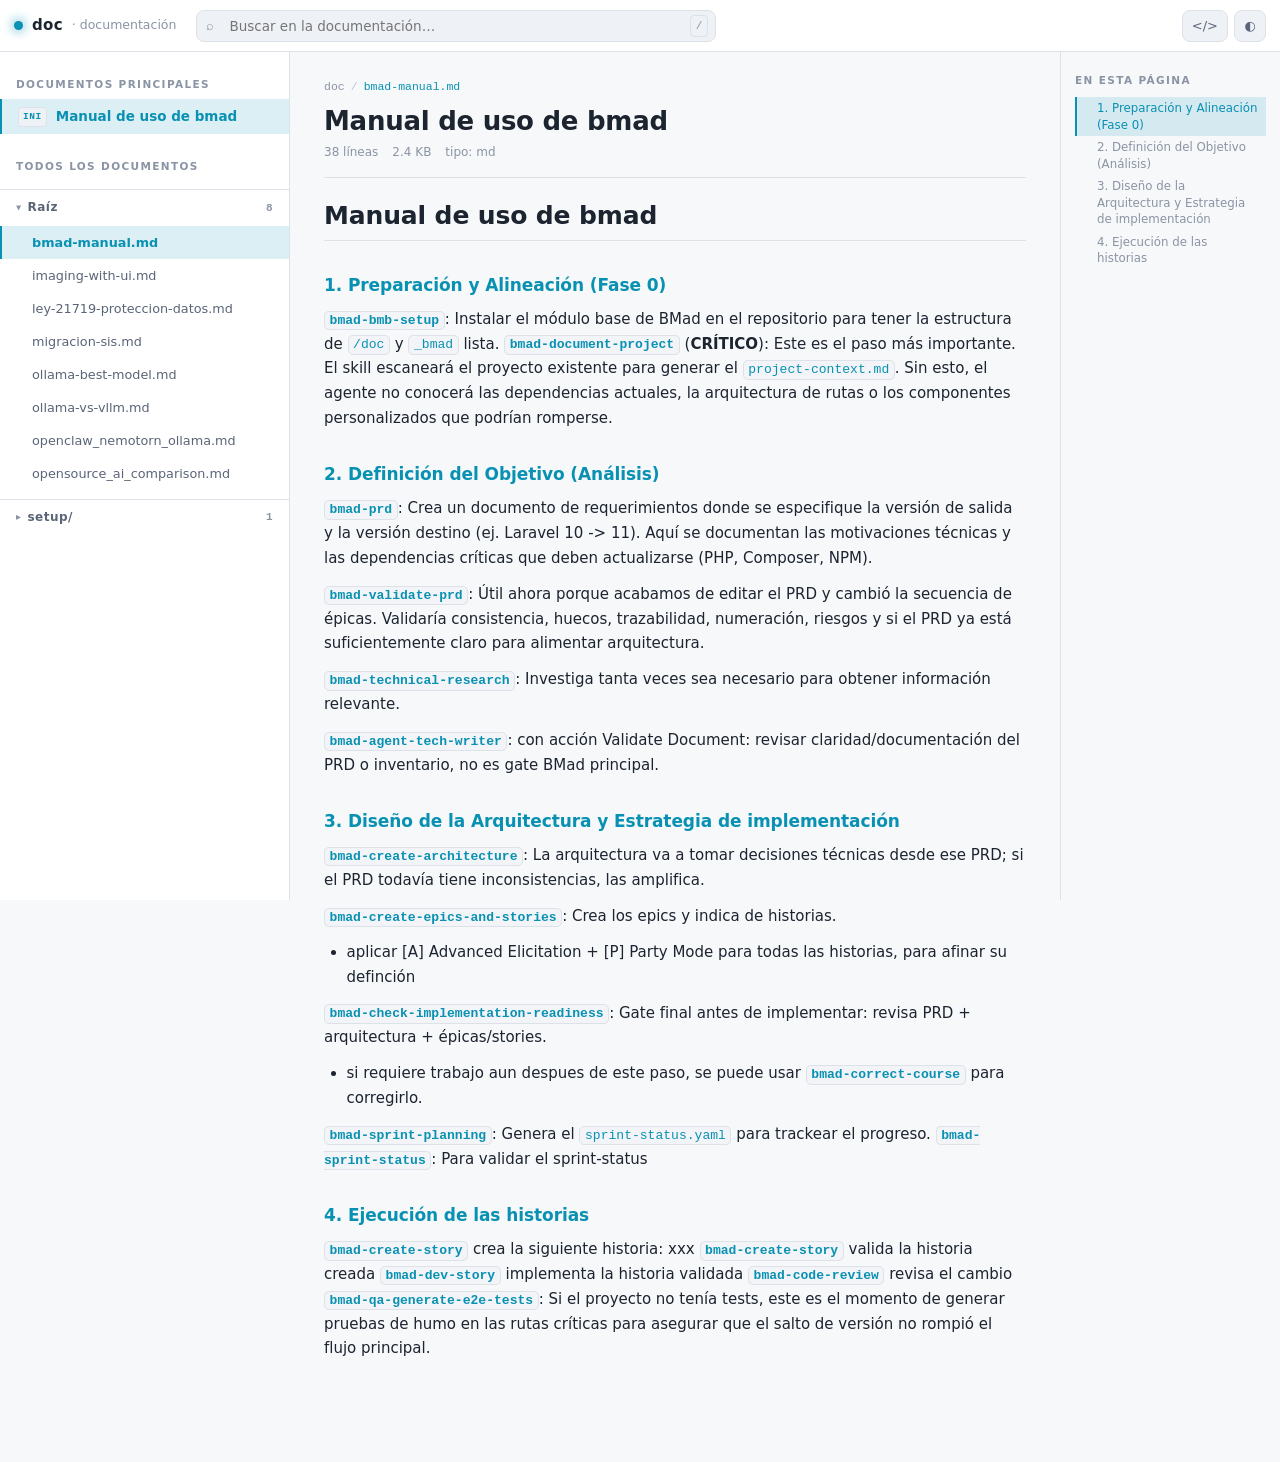
<file: doc/index.html>
<!DOCTYPE html>
<html lang="es">
<head>
<meta charset="utf-8">
<meta name="viewport" content="width=device-width, initial-scale=1">
<title>Documentación</title>
<style>
:root{
  --bg:#12151a; --bg-alt:#171b22; --bg-soft:#1d222b; --border:#2a313d;
  --fg:#dde3ec; --fg-dim:#95a1b3; --fg-mute:#6b788c;
  --accent:#22d3ee; --accent-soft:rgba(34,211,238,.14); --accent-2:#7dd3fc;
  --warn:#fbbf24; --ok:#34d399; --danger:#f87171;
  --code-bg:#0f1319; --mark:#fde68a; --mark-fg:#1b1b1b;
  /* graficos: par validado (OKLab, CVD protan/deutan) sobre superficie --bg-alt */
  --c-done:#16a34a; --c-review:#0891b2;
  /* etapas pendientes: rampa neutra ordinal, del menos al mas avanzado */
  --c-p1:#4b5563; --c-p2:#6b788c; --c-p3:#95a1b3;
  --sidebar-w:290px; --toc-w:220px;
  --mono:ui-monospace,SFMono-Regular,"SF Mono",Menlo,Consolas,"Liberation Mono",monospace;
  --sans:ui-sans-serif,system-ui,-apple-system,"Segoe UI",Roboto,"Helvetica Neue",Arial,sans-serif;
}
html[data-theme="light"]{
  --bg:#f7f8fa; --bg-alt:#ffffff; --bg-soft:#eef1f5; --border:#dde1e8;
  --fg:#1c2430; --fg-dim:#5a6577; --fg-mute:#8a94a4;
  --accent:#0891b2; --accent-soft:rgba(8,145,178,.12); --accent-2:#0e7490;
  --code-bg:#f2f4f7; --mark:#fde68a; --mark-fg:#1b1b1b;
  /* mismo par validado contra superficie clara; neutros re-escalonados hacia oscuro */
  --c-done:#16a34a; --c-review:#0891b2;
  --c-p1:#b3bcc9; --c-p2:#8a94a4; --c-p3:#5a6577;
}
*{box-sizing:border-box}
html,body{height:100%}
body{margin:0;background:var(--bg);color:var(--fg);font-family:var(--sans);font-size:15px;line-height:1.65;-webkit-font-smoothing:antialiased}
a{color:var(--accent);text-decoration:none}
a:hover{text-decoration:underline}

/* ---------- layout ---------- */
header.top{
  position:fixed;top:0;left:0;right:0;height:52px;z-index:40;display:flex;align-items:center;gap:12px;
  padding:0 14px;background:var(--bg-alt);border-bottom:1px solid var(--border)
}
.brand{display:flex;align-items:center;gap:9px;font-weight:650;letter-spacing:.02em;white-space:nowrap}
.brand .dot{width:9px;height:9px;border-radius:50%;background:var(--accent);box-shadow:0 0 12px var(--accent)}
.brand img{width:24px;height:24px;object-fit:contain;border-radius:4px}
.brand small{color:var(--fg-mute);font-weight:500;letter-spacing:0}
.search-wrap{flex:1;max-width:520px;position:relative;margin-left:8px}
#search{
  width:100%;padding:7px 30px 7px 32px;border-radius:8px;border:1px solid var(--border);
  background:var(--bg-soft);color:var(--fg);font-family:var(--sans);font-size:13.5px;outline:none
}
#search:focus{border-color:var(--accent);box-shadow:0 0 0 3px var(--accent-soft)}
.search-wrap .ico{position:absolute;left:10px;top:50%;transform:translateY(-50%);color:var(--fg-mute);font-size:13px;pointer-events:none}
.search-wrap kbd{position:absolute;right:8px;top:50%;transform:translateY(-50%);color:var(--fg-mute);font-size:11px;border:1px solid var(--border);border-radius:4px;padding:1px 5px;font-family:var(--mono)}
.top-actions{display:flex;align-items:center;gap:6px;margin-left:auto}
button.icon{
  background:var(--bg-soft);border:1px solid var(--border);color:var(--fg-dim);border-radius:8px;
  height:32px;min-width:32px;padding:0 9px;cursor:pointer;font-size:13px;font-family:var(--sans)
}
button.icon:hover{color:var(--fg);border-color:var(--accent);background:var(--accent-soft)}
#menu-btn{display:none}

aside.sidebar{
  position:fixed;top:52px;bottom:0;left:0;width:var(--sidebar-w);overflow-y:auto;
  background:var(--bg-alt);border-right:1px solid var(--border);padding:14px 0 40px
}
.side-title{padding:10px 16px 6px;font-size:10.5px;letter-spacing:.13em;text-transform:uppercase;color:var(--fg-mute);font-weight:700}
.nav-item{
  display:block;padding:6px 16px 6px 16px;color:var(--fg-dim);font-size:13.5px;
  border-left:2px solid transparent;cursor:pointer;word-break:break-word
}
.nav-item:hover{background:var(--bg-soft);color:var(--fg);text-decoration:none}
.nav-item.active{background:var(--accent-soft);color:var(--accent);border-left-color:var(--accent);font-weight:600}
.nav-item .sub{display:block;font-size:11.5px;color:var(--fg-mute);line-height:1.35}
.nav-item.active .sub{color:var(--fg-dim)}
.pin{display:flex;gap:9px;align-items:flex-start}
.pin .tag{
  flex:none;margin-top:2px;font-family:var(--mono);font-size:9.5px;letter-spacing:.06em;color:var(--accent);
  border:1px solid var(--border);border-radius:4px;padding:1px 4px;background:var(--bg-soft)
}
details.group{border-top:1px solid var(--border);margin-top:8px}
details.group>summary{
  padding:8px 16px;cursor:pointer;color:var(--fg-dim);font-size:12px;font-weight:650;
  letter-spacing:.04em;list-style:none;display:flex;align-items:center;gap:6px;user-select:none
}
details.group>summary::-webkit-details-marker{display:none}
details.group>summary:before{content:"▸";color:var(--fg-mute);font-size:10px;transition:transform .15s}
details.group[open]>summary:before{transform:rotate(90deg)}
details.group>summary:hover{color:var(--fg);background:var(--bg-soft)}
details.group>summary .count{margin-left:auto;color:var(--fg-mute);font-size:11px;font-family:var(--mono)}
.group .nav-item{padding-left:30px;font-size:12.8px}

main{
  margin:52px 0 0 var(--sidebar-w);padding:26px 34px 90px;
  max-width:none;min-height:calc(100vh - 52px)
}
.with-toc main{margin-right:var(--toc-w)}
aside.toc{
  position:fixed;top:52px;right:0;bottom:0;width:var(--toc-w);overflow-y:auto;
  padding:20px 14px 60px;border-left:1px solid var(--border);background:var(--bg)
}
aside.toc .side-title{padding:0 0 8px}
.toc a{display:block;color:var(--fg-mute);font-size:12.3px;padding:3px 8px;border-left:2px solid transparent;line-height:1.4}
.toc a:hover{color:var(--fg);text-decoration:none}
.toc a.active{color:var(--accent);border-left-color:var(--accent);background:var(--accent-soft)}
.toc a.lvl3{padding-left:20px;font-size:11.8px}
.toc a.lvl4{padding-left:32px;font-size:11.4px;color:var(--fg-mute)}

/* ---------- doc header ---------- */
.doc-head{border-bottom:1px solid var(--border);padding-bottom:14px;margin-bottom:22px}
.crumbs{font-family:var(--mono);font-size:11.5px;color:var(--fg-mute);display:flex;flex-wrap:wrap;gap:6px;align-items:center}
.crumbs .file{color:var(--accent-2)}
.doc-head h1.doc-title{margin:8px 0 0;font-size:26px;line-height:1.25;letter-spacing:-.01em}
.doc-meta{margin-top:6px;font-size:12px;color:var(--fg-mute);display:flex;gap:14px;flex-wrap:wrap}

/* ---------- markdown ---------- */
.md{max-width:900px}
.md h1,.md h2,.md h3,.md h4,.md h5,.md h6{line-height:1.3;margin:1.9em 0 .6em;font-weight:660;letter-spacing:-.005em;scroll-margin-top:70px;position:relative}
.md h1{font-size:25px;border-bottom:1px solid var(--border);padding-bottom:.3em}
.md h2{font-size:20.5px;border-bottom:1px solid var(--border);padding-bottom:.28em;color:var(--fg)}
.md h3{font-size:17px;color:var(--accent-2)}
.md h4{font-size:15px;color:var(--fg-dim);text-transform:none}
.md h5,.md h6{font-size:13.5px;color:var(--fg-dim)}
.md h1:first-child,.md h2:first-child{margin-top:0}
.md .anchor{position:absolute;left:-18px;color:var(--fg-mute);opacity:0;font-weight:400;text-decoration:none}
.md h1:hover .anchor,.md h2:hover .anchor,.md h3:hover .anchor,.md h4:hover .anchor{opacity:.6}
.md p{margin:.75em 0}
.md ul,.md ol{margin:.6em 0;padding-left:1.5em}
.md li{margin:.28em 0}
.md li>ul,.md li>ol{margin:.25em 0}
.md blockquote{
  margin:1em 0;padding:.5em 1em;border-left:3px solid var(--accent);
  background:var(--bg-soft);border-radius:0 6px 6px 0;color:var(--fg-dim)
}
.md blockquote p{margin:.35em 0}
.md hr{border:0;border-top:1px solid var(--border);margin:2em 0}
.md code{
  font-family:var(--mono);font-size:.87em;background:var(--code-bg);border:1px solid var(--border);
  border-radius:5px;padding:.1em .35em;color:var(--accent-2);word-break:break-word
}
.md pre.code{
  position:relative;background:var(--code-bg);border:1px solid var(--border);border-radius:9px;
  padding:13px 15px;overflow-x:auto;margin:1em 0;font-size:12.8px;line-height:1.55
}
.md pre.code code{background:none;border:0;padding:0;color:var(--fg);font-size:inherit;white-space:pre}
.md pre.code[data-lang]:before{
  content:attr(data-lang);position:absolute;top:0;right:0;font-family:var(--mono);font-size:10px;
  letter-spacing:.08em;text-transform:uppercase;color:var(--fg-mute);background:var(--bg-soft);
  border-left:1px solid var(--border);border-bottom:1px solid var(--border);border-radius:0 8px 0 8px;padding:2px 7px
}
.copy-btn{
  position:absolute;top:6px;right:8px;opacity:0;transition:opacity .12s;background:var(--bg-soft);
  border:1px solid var(--border);color:var(--fg-dim);border-radius:6px;font-size:10.5px;padding:2px 7px;cursor:pointer;z-index:2
}
pre.code:hover .copy-btn{opacity:1}
.copy-btn:hover{color:var(--accent);border-color:var(--accent)}
.md table{border-collapse:collapse;margin:1.1em 0;font-size:13.2px;display:block;overflow-x:auto;max-width:100%}
.md th,.md td{border:1px solid var(--border);padding:7px 11px;text-align:left;vertical-align:top}
.md th{background:var(--bg-soft);font-weight:650;color:var(--fg);white-space:nowrap}
.md tbody tr:nth-child(even){background:rgba(127,127,127,.045)}
.md img{max-width:100%;border-radius:8px;border:1px solid var(--border)}
.md del{color:var(--fg-mute)}
.md .task{margin-right:.4em}
.md a[data-missing="1"]{color:var(--warn);border-bottom:1px dotted var(--warn)}
.md mark{background:var(--mark);color:var(--mark-fg);border-radius:3px;padding:0 2px}

/* frontmatter + yaml */
details.frontmatter{border:1px solid var(--border);border-radius:9px;background:var(--bg-alt);margin:0 0 20px}
details.frontmatter>summary{
  cursor:pointer;padding:8px 13px;font-size:12px;color:var(--fg-mute);font-family:var(--mono);
  letter-spacing:.04em;user-select:none
}
details.frontmatter>summary:hover{color:var(--accent)}
details.frontmatter pre.code{margin:0;border:0;border-top:1px solid var(--border);border-radius:0 0 8px 8px}
.y-key{color:var(--accent-2)}
.y-com{color:var(--fg-mute);font-style:italic}
.y-val{color:var(--fg)}
.y-num{color:var(--ok)}
.csv-info{font-size:12px;color:var(--fg-mute);font-family:var(--mono);margin-bottom:8px}

/* ---------- graficos (bloques ```chart) ---------- */
.chart{
  background:var(--bg-alt);border:1px solid var(--border);border-radius:10px;
  padding:15px 17px 13px;margin:1.2em 0;max-width:820px
}
.chart-title{
  font-size:10.5px;letter-spacing:.13em;text-transform:uppercase;color:var(--fg-mute);
  font-weight:700;margin-bottom:12px
}
.chart-hero{display:flex;align-items:baseline;flex-wrap:wrap;gap:4px 12px;margin:0 0 16px}
.chart-hero b{font-size:48px;line-height:1;font-weight:660;letter-spacing:-.025em;color:var(--fg)}
.chart-hero span{font-size:12.5px;color:var(--fg-dim)}
.chart-legend{display:flex;flex-wrap:wrap;gap:6px 16px;margin:0 0 12px;font-size:11.5px;color:var(--fg-dim)}
.chart-legend i{display:inline-block;width:9px;height:9px;border-radius:2px;margin-right:6px;vertical-align:middle}
.chart-legend i.fill-track{background:var(--bg-soft);border:1px solid var(--border)}
.crow{display:flex;align-items:center;gap:11px;margin:7px 0}
.crow .clabel{
  flex:0 0 clamp(84px,25%,186px);color:var(--fg-dim);font-size:12.3px;text-align:right;
  white-space:nowrap;overflow:hidden;text-overflow:ellipsis
}
.crow .ctrack{
  flex:1;min-width:70px;height:14px;border-radius:4px;background:var(--bg-soft);
  display:flex;overflow:hidden
}
.crow .cbar{flex:1;min-width:70px;height:14px;display:flex}
.crow .cseg{height:100%}
.crow .cseg+.cseg{border-left:2px solid var(--bg-alt)}
.crow .cfill{height:100%;border-radius:0 4px 4px 0}
.crow .cval{flex:0 0 96px;font-family:var(--mono);font-size:11.5px;color:var(--fg-dim);white-space:nowrap}
.crow.total .clabel{color:var(--fg);font-weight:650}
.crow.total .ctrack{height:18px}
.chart-note{margin:12px 0 0;font-size:11.5px;color:var(--fg-mute)}
.fill-done{background:var(--c-done)}
.fill-review{background:var(--c-review)}
.fill-p3{background:var(--c-p3)}
.fill-p2{background:var(--c-p2)}
.fill-p1{background:var(--c-p1)}
@media (max-width:640px){
  .crow{gap:8px}
  .crow .clabel{flex-basis:88px;font-size:11.5px}
  .crow .cval{flex-basis:76px;font-size:10.8px}
  .chart-hero b{font-size:38px}
}

/* ---------- search results ---------- */
.result{display:block;padding:9px 16px;border-bottom:1px solid var(--border);cursor:pointer}
.result:hover{background:var(--bg-soft);text-decoration:none}
.result .rtitle{font-size:13px;color:var(--fg);font-weight:600}
.result .rpath{font-family:var(--mono);font-size:10.5px;color:var(--fg-mute)}
.result .rsnip{font-size:11.8px;color:var(--fg-dim);margin-top:3px;line-height:1.45;max-height:3.4em;overflow:hidden}
.result mark{background:var(--accent-soft);color:var(--accent);border-radius:2px}
.empty{padding:18px 16px;color:var(--fg-mute);font-size:13px}

/* ---------- misc ---------- */
#toast{
  position:fixed;bottom:20px;left:50%;transform:translateX(-50%) translateY(20px);opacity:0;
  background:var(--bg-alt);border:1px solid var(--accent);color:var(--fg);padding:9px 16px;border-radius:9px;
  font-size:13px;z-index:80;transition:opacity .18s,transform .18s;pointer-events:none;box-shadow:0 8px 26px rgba(0,0,0,.35);max-width:80vw
}
#toast.show{opacity:1;transform:translateX(-50%) translateY(0)}
.missing{border:1px dashed var(--warn);border-radius:10px;padding:20px;color:var(--fg-dim)}
.missing code{color:var(--warn)}
.backdrop{display:none;position:fixed;inset:52px 0 0 0;background:rgba(0,0,0,.5);z-index:29}
@media (max-width:1180px){ .with-toc main{margin-right:0} aside.toc{display:none} }
@media (max-width:860px){
  #menu-btn{display:inline-block}
  aside.sidebar{transform:translateX(-100%);transition:transform .2s;z-index:30;width:82vw;max-width:330px}
  body.nav-open aside.sidebar{transform:none}
  body.nav-open .backdrop{display:block}
  main{margin-left:0;padding:20px 16px 80px}
  .search-wrap kbd{display:none}
}
@media print{
  header.top,aside.sidebar,aside.toc,.copy-btn{display:none}
  main{margin:0;padding:0}
  body{background:#fff;color:#000}
}
</style>
</head>
<body>

<header class="top">
  <button class="icon" id="menu-btn" title="Menú">☰</button>
  <div class="brand"><span class="dot" id="brand-mark"></span><span id="brand-name">Documentación</span><small id="brand-tagline">· docs</small></div>
  <div class="search-wrap">
    <span class="ico">⌕</span>
    <input id="search" type="text" placeholder="Buscar en la documentación…" autocomplete="off" spellcheck="false">
    <kbd>/</kbd>
  </div>
  <div class="top-actions">
    <button class="icon" id="raw-btn" title="Ver Markdown original">&lt;/&gt;</button>
    <button class="icon" id="theme-btn" title="Cambiar tema">◐</button>
  </div>
</header>

<div class="backdrop" id="backdrop"></div>
<aside class="sidebar" id="sidebar"></aside>
<main id="main"></main>
<aside class="toc" id="toc"></aside>
<div id="toast"></div>

<script type="application/json" id="payload">{"files":{"bmad-manual.md":{"t":"Manual de uso de bmad","c":"# Manual de uso de bmad\n\n### 1. Preparación y Alineación (Fase 0)\n\n**`bmad-bmb-setup`**: Instalar el módulo base de BMad en el repositorio para tener la estructura de `/doc` y `_bmad` lista.\n**`bmad-document-project`** (**CRÍTICO**): Este es el paso más importante. El skill escaneará el proyecto existente para generar el `project-context.md`. Sin esto, el agente no conocerá las dependencias actuales, la arquitectura de rutas o los componentes personalizados que podrían romperse.\n\n### 2. Definición del Objetivo (Análisis)\n**`bmad-prd`**: Crea un documento de requerimientos donde se especifique la versión de salida y la versión destino (ej. Laravel 10 -> 11). Aquí se documentan las motivaciones técnicas y las dependencias críticas que deben actualizarse (PHP, Composer, NPM).\n\n**`bmad-validate-prd`**: Útil ahora porque acabamos de editar el PRD y cambió la secuencia de épicas. Validaría consistencia, huecos, trazabilidad, numeración, riesgos y si el PRD ya está suficientemente claro para alimentar arquitectura.\n\n**`bmad-technical-research`**: Investiga tanta veces sea necesario para obtener información relevante.\n\n**`bmad-agent-tech-writer`**: con acción Validate Document: revisar claridad/documentación del PRD o inventario, no es gate BMad principal.\n\n### 3. Diseño de la Arquitectura y Estrategia de implementación\n**`bmad-create-architecture`**: La arquitectura va a tomar decisiones técnicas desde ese PRD; si el PRD todavía tiene inconsistencias, las amplifica.\n\n**`bmad-create-epics-and-stories`**: Crea los epics y indica de historias.\n- aplicar [A] Advanced Elicitation + [P] Party Mode para todas las historias, para afinar su definción\n\n**`bmad-check-implementation-readiness`**: Gate final antes de implementar: revisa PRD + arquitectura + épicas/stories.\n- si requiere trabajo aun despues de este paso, se puede usar **`bmad-correct-course`** para corregirlo.\n\n**`bmad-sprint-planning`**: Genera el `sprint-status.yaml` para trackear el progreso.\n**`bmad-sprint-status`**: Para validar el sprint-status\n\n\n### 4. Ejecución de las historias\n**`bmad-create-story`** crea la siguiente historia: xxx\n**`bmad-create-story`** valida la historia creada\n**`bmad-dev-story`** implementa la historia validada\n**`bmad-code-review`** revisa el cambio\n**`bmad-qa-generate-e2e-tests`**: Si el proyecto no tenía tests, este es el momento de generar pruebas de humo en las rutas críticas para asegurar que el salto de versión no rompió el flujo principal.\n\n\n"},"imaging-with-ui.md":{"t":"Generación de imágenes local: Ollama, dalle.text2im y ComfyUI","c":"# Generación de imágenes local: Ollama, `dalle.text2im` y ComfyUI\n\n## Contexto del problema\nAl intentar generar una imagen usando Ollama, apareció una respuesta JSON como esta:\n\n```json\n{\n  \"action\": \"dalle.text2im\",\n  \"action_input\": \"{ \\\"prompt\\\": \\\"...\\\" }\"\n}\n```\n\nEsto **no es la imagen** ni un error clásico de renderizado. Es una **llamada de herramienta** (tool call) que el modelo intentó ejecutar.\n\n## ¿Por qué pasa?\n- El modelo devolvió una intención de usar la herramienta `dalle.text2im`.\n- `dalle.text2im` corresponde a un flujo de OpenAI/DALL·E, no a una capacidad nativa de Ollama.\n- Si tu entorno no tiene esa herramienta integrada, el resultado se queda en texto JSON.\n\n## Cómo corregirlo\n1. Usar un flujo que sí ejecute herramientas y conectar un generador real (por ejemplo, ComfyUI/Stable Diffusion).\n2. O usar Ollama solo para texto/prompts y generar la imagen en otra app local.\n3. Si usas un frontend (OpenWebUI u otro), desactivar tool-calling para ese modelo cuando no hay tools configuradas.\n\n## Mejor opción gratuita para generar imágenes localmente\nDepende de licencia y hardware:\n\n1. **FLUX.1-dev + ComfyUI**\n- Excelente calidad para uso local.\n- Enfoque recomendado para uso personal/no comercial (revisar licencia específica del modelo).\n\n2. **Stable Diffusion 3.5 Large / 3.5 Large Turbo**\n- Muy buen equilibrio calidad/velocidad.\n- Opción fuerte cuando necesitas un marco de uso más flexible para proyectos.\n\n3. **SDXL 1.0**\n- Muy estable y común.\n- Buena alternativa cuando la GPU/VRAM es más limitada.\n\n## ¿Qué es ComfyUI?\n**ComfyUI** es una interfaz visual por nodos para pipelines de imagen local.\n\nPermite:\n- Conectar nodos de prompt, modelo, sampler, VAE, upscale, etc.\n- Ejecutar flujos reproducibles para text2img, img2img, inpainting y más.\n- Obtener mayor control que interfaces de “un solo botón”.\n\nResumen práctico: Ollama te sirve muy bien para texto/orquestación; ComfyUI te resuelve la generación de imagen local con control fino.\n\n## Fuentes de referencia\n- FLUX.1-dev: https://huggingface.co/black-forest-labs/FLUX.1-dev\n- SD 3.5 Large: https://huggingface.co/stabilityai/stable-diffusion-3.5-large\n- SD 3.5 Large Turbo: https://huggingface.co/stabilityai/stable-diffusion-3.5-large-turbo\n- ComfyUI: https://github.com/comfyanonymous/ComfyUI\n- SDXL 1.0: https://huggingface.co/stabilityai/stable-diffusion-xl-base-1.0\n\n## Siguiente recomendación\nSi vas a instalar hoy mismo, define primero tu VRAM (por ejemplo 8 GB, 12 GB, 24 GB) y en base a eso eliges modelo + preset de calidad/velocidad.\n"},"ley-21719-proteccion-datos.md":{"t":"Ley 21719 - Protección de datos personales","c":"# Ley 21719 - Protección de datos personales\n\n## Resumen completo de la Ley 21719\n\nLa Ley N° 21719, promulgada el 25 de noviembre de 2024 y publicada el 13 de diciembre de 2024, introduce modificaciones sustanciales a la Ley N° 19.628 (Ley de Protección de la Vida Privada) y establece un marco integral para la protección de datos personales en Chile. La ley entró en vigor el 1 de diciembre de 2026, tras un período de vigencia diferida.\n\n**Ref**: https://www.bcn.cl/leychile/navegar?idNorma=1209272\n\n### Principales aspectos de la Ley 21719:\n\n1. **Ámbito de aplicación territorial**: La ley se aplica a tratamientos de datos realizados en Chile, así como a tratamientos extranjeros que ofrezcan bienes o servicios a residentes chilenos.\n\n2. **Definiciones ampliadas**: Introduce definiciones detalladas de conceptos clave como:\n   - *Datos personales*: Cualquier información vinculada o referida a una persona natural identificada o identificable\n   - *Datos personales sensibles*: Información sobre características físicas, morales, salud, orientación sexual, etc.\n   - *Tratamiento*: Cualquier operación o conjunto de operaciones con datos personales\n   - *Responsable*: Persona natural o jurídica que decide los fines y medios del tratamiento\n   - *Titular*: Persona natural a quien conciernen los datos personales\n\n3. **Principios rectores**: El tratamiento de datos debe cumplir con:\n   - Licitud y lealtad\n   - Finalidad\n   - Proporcionalidad\n   - Calidad\n   - Seguridad\n   - Transparencia e información\n   - Confidencialidad\n\n4. **Derechos de los titulares**: Incluye derechos de acceso, rectificación, supresión, oposición, portabilidad y bloqueo temporal.\n\n5. **Obligaciones del responsable**: \n   - Informar y poner a disposición los antecedentes que acrediten la licitud del tratamiento\n   - Garantizar estándares adecuados de seguridad\n   - Adoptar medidas de protección desde el diseño y por defecto\n   - Reportar vulneraciones de seguridad a la Agencia\n\n6. **Creación de la Agencia de Protección de Datos Personales**: Se establece una nueva autoridad autónoma encargada de fiscalizar, regular y sancionar el tratamiento de datos personales.\n\n7. **Mecanismos de sanción**: Define infracciones leves, graves y gravísimas con multas proporcionales y otras sanciones.\n\n8. **Disposiciones transitorias**: Establece plazos para la adaptación y entrada en vigor completa.\n\n### Impacto y alcance:\n\n- La ley modifica significativamente la forma en que las empresas y entidades deben gestionar los datos personales\n- Introduce nuevos requisitos de transparencia y seguridad\n- Establece derechos ampliados para los titulares de datos\n- Crea un marco regulatorio alineado con estándares internacionales de protección de datos\n\n> **Nota**: Esta ley entra en vigor el 1 de diciembre de 2026, tras un período de vigencia diferida establecido en la normativa.\n"},"migracion-sis.md":{"t":"Orquestador","c":"# Orquestador\nComo crear un orquestrador que sea capaz de invocar otros agentes, incluso con modelos distintos para poder completar de forma automatica una migracion completa de tecnologia de un proyecto actual.\nEl orquestrador tendrá acceso a otros agentes a traves de comandos especificos y deberá ser capaza de esperar cuando los creditos de los agentes se acaben. Tambien debe ser capaz de decidir cual modelo usar segun la complejidad de la tarea.\nCuando el orquestrador requiera decisiones humanas, debe enviar un correo electronico al humano con un enlace para poder leer la consulta y responder. este sistema de comuinicacion debe ser defindio y creado antes de empezar el trabajo real (en la epic 0). este sistema web tambien debe contemplar una forma de visualizar los avances y trabajos realizados por el agente y sub agentes.\nnunca se debe hacer push remoto, solamente se debe usar commit local.\nCuando el orquestrador no puede seguir por falta de creditos y debe esperar hasta la proxima ventana, debe enviar un mail al humano para avisarle de todos los trabajos realizados, y esperar hasta la proxima ventana disponible.\nEl orquestrador debe tener memoria y ser capaz de remotar su trabajo donde mismo lo dejo.\nEl orquestrador tendra acceso a un modelo exclusivo para poder hacer su trabajo, y tendra acceso a otros modelos de IA para derivar las tareas.\nEl orquestrador debe tratar de delegar lo mas posible el trabajo, para evitar consumir sus propios tokens. Debe tener un rol de orquestrador.\nEn la epic 0 se debe trabajar y dejar documentado los pasos de ejecuciones, validaciones, modificaciones, criterios de aceptaciones y ciclos de iteraciones para trabajar.\nEn la epic 0 se deben definir los agentes que usará el orquestrador y para que usarlos.\nLa epic 0 será implementada en conjunto con el humano.\nEl orquestrador debe ser capaz de ejecutar una epic completa sin parar, salvo que este a la espera de \nEl orquestrador debe ser capaz de\nLa epic 0, se debe usar para prepara el trabajo y definir la linea de implementacion completo del proyecto.\nEl proyecto actual, su codigo fuente y base de datos debe ser tocado, se debe mantener tal cual y el orquestrador debe poder leer el codigo, inspeccionar la base de datos y visualizar la app existente.\nEl la epic 0 tambien se debe definir la nueva interfaz visual.\nEn la epic 0 se debe construir el listado exhaustivo de funcionalidades existentes y las modificaciones/mejoras que se realizarán.\nse debe contemplar modificaciones de los nombres de las tablas y columnas de la base de datos para sea sean en ingles y que tengan un formato estandar.\nse debe configurar ambiente de tipo mock para todos los servicios externos, incluyendo mailpip y un proyecto dedicado.\nPara crear sub agentes disponibles en codex, ver la facitibilidad de crear usuarios linux que pertenezcan al mismo grupo \"dev\" y que tengan los permisos para trabajar, y que cada uno este asociado a una cuenta de chatgpt distinta.\nCada agente codex debe poder usarse con un modelo especifico, especificado por linea de comando.\nSe debe poder probar la disponibilidad de un agente codex por linea de comando.\nDebe existir archivos claros de reglas de desarrollo, definidos en epic 0, y se pueden ir modificando por el humano durante el desarrollo.\nLa estructura del orquestrador debe quedar completamente idependiente del proyecto y debe poder ser capaz de aplicarse a otro proyecto, incluso en paralelo.\n# Migracion SIS\nLa migracion del sistema SIS debe ser la siguiente:\n- cambio de nombre a Abax, uso de namespaces y packages\n- cambio de stack a: single-page app, spring boot sobre undertow, view.js, html y css moderno, api externa documentada, api bff  para servir la app. debe haber investigacion para separacion de responsabilidades de la app y salirse del patron monolitico. mantener base de datos postgres. storage de archivos tipo , con cache local para evitar sobre costo. debe ser arquitectura HA. debe tener una base de datos central para cuentas de clientes ( administracion interna), otra para tablas maestras, y una mas por cada cliente. debe tener enfoque en la seguridad y seguir la nueva reglamentacion de datos de chile (y ojala de europa). debe ser un sitio multi-idioma. \n- mejoras futuras para tomar en cuenta durante la implementacion inicial: sistema de ficha clinica unica para paciente, comuncaicones  entre distintas instancias del abax para poder intercambiar datos de paciente y ordenes medicas, autorizaciones de compartir ficha para paciente, modulo de contabilidad con facturacion electronica, modulo de marketing y mailing (usando un proveedor externo para el envio de mail, whatsapp, u otros), integracion de la IA en toda la app.\n"},"ollama-best-model.md":{"t":"Best Open Source Models","c":"# Best Open Source Models\n\n**Fecha**: 2026-05-08\n\n## Cloud\n| Caso de uso | Modelo recomendado | Comando |\n| :--- | :--- | :--- |\n| Programación | Kimi K2.6 | ollama run kimi-k2.6:cloud |\n| Análisis de logs | Gemma 31b | ollama run gemma4:31b-cloud |\n| Lógica | DeepSeek V4 Pro | ollama run deepseek-v4-pro:cloud |\n\n\n## Local\n| Caso de uso | Modelo recomendado | Comando |\n| :--- | :--- | :--- |\n| Programación |??? | ??? |\n| Análisis de logs | Mistral 7b | ollama run mistral:7b |\n| Lógica |??? |??? |\n"},"ollama-vs-vllm.md":{"t":"ollama-vs-vllm.md","c":"### 1. vLLM (High-Throughput Serving)\nvLLM está diseñado para maximizar el rendimiento (throughput) y la eficiencia de la memoria en entornos de servidor. Su innovación principal es **PagedAttention**, que optimiza la \ngestión de la memoria KV (Key-Value) para permitir procesar muchas solicitudes simultáneamente.\n\n*   **Enfoque:** Rendimiento, escalabilidad y despliegue en la nube.\n*   **Características clave:**\n    *   **PagedAttention:** Evita la fragmentación de memoria, permitiendo batches mucho más grandes.\n    *   **Continuous Batching:** No espera a que termine una solicitud para empezar la siguiente; procesa tokens de múltiples solicitudes dinámicamente.\n    *   **API compatible con OpenAI:** Permite reemplazar el backend de OpenAI fácilmente.\n    *   **Soporte Multi-GPU:** Excelente soporte para distribuir modelos grandes en varias tarjetas gráficas.\n*   **Ideal para:** Empresas que necesitan servir un modelo a miles de usuarios, aplicaciones SaaS, entornos de Kubernetes y despliegues en GPU potentes (NVIDIA A100, H100, etc.).\n\n### 2. Ollama (Local LLM Runner)\nOllama es una capa de abstracción construida sobre `llama.cpp`. Su objetivo es que cualquier persona pueda ejecutar un LLM en su propia computadora (Laptop, Desktop) sin complicaciones \ntécnicas.\n\n*   **Enfoque:** Simplicidad, facilidad de uso y despliegue local.\n*   **Características clave:**\n    *   **Instalación \"One-Click\":** Se instala como una aplicación común.\n    *   **Gestión de Modelos:** Tiene su propio \"registro\" (como Docker Hub). Solo escribes `ollama run llama3` y él descarga, configura y ejecuta el modelo.\n    *   **Cuantización eficiente:** Utiliza modelos GGUF que permiten ejecutar LLMs en CPUs o GPUs con poca VRAM.\n    *   **Soporte multiplataforma:** Funciona excelente en macOS (Apple Silicon), Linux y Windows.\n*   **Ideal para:** Desarrolladores que quieren probar modelos localmente, usuarios domésticos, prototipado rápido y aplicaciones que no requieran un tráfico masivo de usuarios.\n\n---\n### Tabla Comparativa\n\n| Característica | vLLM | Ollama |\n| :--- | :--- | :--- |\n| **Objetivo Principal** | Alto rendimiento / Producción | Facilidad de uso / Uso local |\n| **Carga de Trabajo** | Muchas solicitudes simultáneas | Un usuario o pocos usuarios |\n| **Instalación** | Compleja (Python, CUDA, Docker) | Muy simple (Instalador) |\n| **Gestión de Memoria** | PagedAttention (Muy eficiente) | Basado en llama.cpp (Eficiente) |\n| **Hardware** | Principalmente GPUs potentes | CPU, GPU, Apple Silicon (Unificada) |\n| **Cuantización** | Soporta AWQ, FP8, GPTQ | Soporta GGUF (muy versátil) |\n| **Escalabilidad** | Diseñado para clusters y nube | Diseñado para una sola máquina |\n| **Interfaz** | API REST (estilo OpenAI) | CLI y API local |\n\n---\n\n### ¿Cuál elegir?\n\n#### Elige **vLLM** si:\n1. Estás construyendo una **aplicación comercial** que será usada por muchas personas al mismo tiempo.\n2. Tienes acceso a **GPUs de grado servidor** (NVIDIA A100, H100, A10) o varias GPUs.\n3. Necesitas la **menor latencia posible** y el mayor número de tokens por segundo.\n4. Estás desplegando en la nube mediante **Docker o Kubernetes**.\n\n#### Elige **Ollama** si:\n1. Quieres ejecutar un LLM en tu **propia laptop** (especialmente si tienes un Mac M1/M2/M3).\n2. Quieres **probar rápidamente** diferentes modelos (Llama 3, Mistral, Phi-3) sin configurar entornos de Python.\n3. No tienes una GPU potente o quieres ejecutar el modelo principalmente en la **CPU/RAM**.\n4. Estás desarrollando el frontend de una app y necesitas un **backend local rápido** para hacer pruebas.\n"},"openclaw_nemotorn_ollama.md":{"t":"--- Configuración de Colores para Visibilidad ---","c":"Este video presenta un ecosistema de agentes de IA potente y gratuito que puedes correr localmente (o en la nube de forma gratuita) utilizando tres componentes clave: **OpenClaw**, **Ollama** y el modelo **Nvidia Nemotron 3 Super**.\n\nAquí tienes el análisis detallado que solicitaste:\n\n### 1. Explicación de las Herramientas\n\n* **OpenClaw (El Cerebro/Controlador):** Es un asistente personal de código abierto que actúa como una \"puerta de enlace\" (gateway). Su función es conectar tus aplicaciones de mensajería (WhatsApp, Discord, Telegram) con modelos de IA, permitiendo que un agente trabaje para ti las 24 horas del día.\n* **Ollama (El Motor de Ejecución):** Es una plataforma que permite descargar y ejecutar modelos de lenguaje (LLMs) directamente en tu propia computadora de manera sencilla. Se encarga de gestionar los recursos de tu hardware para que la IA funcione.\n* **Nvidia Nemotron 3 Super (La Inteligencia):** Es el modelo de lenguaje de 120 billones de parámetros (MoE - Mixture of Experts) lanzado por NVIDIA. Destaca por tener una ventana de contexto enorme (hasta 1 millón de tokens) y ser extremadamente eficiente, ideal para tareas complejas de razonamiento y codificación.\n\n---\n\n### 2. Paso a Paso para Implementación Local\n\nSigue estos pasos para configurar el entorno en tu terminal:\n\n1. **Instalar Ollama:** Ve a [ollama.com](https://ollama.com) y descarga la versión para tu sistema operativo.\n2. **Ejecutar Nemotron 3 Super:**\n* Abre tu terminal y escribe el siguiente comando para usar la versión en la nube (más rápida si no tienes un superordenador):\n`ollama run nemotron3-super:cloud`\n* Si prefieres la versión local (pesa 87GB), usa: `ollama run nemotron3-super`.\n\n\n3. **Instalar OpenClaw:**\n* Necesitas tener Node.js instalado. Ejecuta en la terminal:\n`npm install -g openclaw`\n\n\n4. **Lanzar el Ecosistema:**\n* Para conectar OpenClaw con el modelo que acabas de descargar, usa:\n`launch openclaw model nemotron3-super:cloud`\n\n\n5. **Acceder a la Interfaz:**\n* Una vez iniciado, abre tu navegador en `http://127.0.0.1:18789/` para chatear con tu agente y configurar los canales de mensajería.\n\n\n\n---\n\n### 3. Documentación Oficial\n\n* **OpenClaw:** [Documentación en GitHub](https://github.com/steipete/clawdis/blob/main/docs/index.md) o [Guía de configuración avanzada](https://docs.z.ai/devpack/tool/openclaw).\n* **Ollama:** [Documentación oficial y comandos](https://docs.ollama.com/).\n* **Nvidia Nemotron 3 Super:** [Blog técnico de NVIDIA](https://developer.nvidia.com/blog/introducing-nemotron-3-super-an-open-hybrid-mamba-transformer-moe-for-agentic-reasoning/) y su [Model Card en Hugging Face](https://huggingface.co/nvidia/NVIDIA-Nemotron-3-Super-120B-A12B-NVFP4).\n\n---\n\n### 4. Recomendación de Máquina Física\n\nPara correr un modelo de **120B parámetros** como Nemotron 3 Super de forma local y fluida (sin depender de la nube), los requisitos son exigentes:\n\n* **Opción Apple (Recomendada por eficiencia):**\n* **Mac Studio o Mac Pro con chip M2/M3 Ultra.**\n* **Memoria RAM (Unified Memory):** Mínimo 128 GB (idealmente 192 GB) para cargar el modelo completo y tener contexto amplio.\n\n\n* **Opción PC (Windows/Linux):**\n* **GPU:** Al menos 2x NVIDIA RTX 3090 o 4090 (24GB VRAM cada una) conectadas por NVLink para sumar VRAM, o una NVIDIA A100/H100 de 80GB.\n* **RAM del sistema:** 128 GB o más.\n* **Almacenamiento:** SSD NVMe de 2TB (el modelo solo ya ocupa cerca de 90GB-200GB según la cuantización).\n\n\n\n---\n\n### 5. Resumen Ejecutivo de la Solución\n\n**Propuesta de Servicio:**\nLa solución propone un **Stack de Agentes de IA 24/7 Soberano**. Permite a emprendedores y desarrolladores tener un asistente de nivel empresarial que reside en su propio hardware, sin costos de suscripción mensual ni riesgos de privacidad de datos, capaz de gestionar múltiples canales de comunicación y tareas complejas de búsqueda web y codificación.\n\n**Herramientas Gratuitas adicionales para integrar:**\n\n1. **Hunter Alpha / Healer Alpha:** Mencionados en el video como modelos alternativos gratuitos que a veces superan a Nemotron en tareas específicas.\n2. **Make.com (Nivel gratuito):** Para crear flujos de automatización que conecten OpenClaw con otras 1000+ aplicaciones (Google Drive, Gmail, etc.).\n3. **AnythingLLM:** Para darle a tu agente \"memoria a largo plazo\" cargando tus propios documentos (PDFs, Excels) y que pueda responder basándose en tu información privada.\n4. **Dify.ai:** Si quieres construir flujos de trabajo (workflows) más visuales y complejos antes de enviarlos a la puerta de enlace de OpenClaw.\n\n\n### Script de Instalación Total Local (`full_local_ai_stack.sh`)\n\nCopia este código en tu servidor Ubuntu 25.04:\n\n```bash\n#!/bin/bash\n\n# --- Configuración de Colores para Visibilidad ---\nGREEN='\\033[0;32m'\nYELLOW='\\033[1;33m'\nRED='\\033[0;31m'\nNC='\\033[0m'\n\necho -e \"${GREEN}### INICIANDO INSTALACIÓN INTEGRAL - UBUNTU SERVER 25.04 ###${NC}\"\n\n# 0. Verificación de permisos\nif [[ $EUID -ne 0 ]]; then\n   echo -e \"${RED}Este script debe ejecutarse como root (usa sudo).${NC}\"\n   exit 1\nfi\n\n# 1. Gestión de Memoria: Creación de Swap de 100GB\necho -e \"${YELLOW}[1/6] Configurando 100GB de Memoria Swap...${NC}\"\nif [ ! -f /swapfile ]; then\n    fallocate -l 100G /swapfile\n    chmod 600 /swapfile\n    mkswap /swapfile\n    swapon /swapfile\n    echo '/swapfile none swap sw 0 0' >> /etc/fstab\n    echo -e \"${GREEN}Swap configurado correctamente.${NC}\"\nelse\n    echo -e \"${YELLOW}El archivo Swap ya existe. Saltando...${NC}\"\nfi\n\n# 2. Soporte de GPU: Drivers NVIDIA y Container Toolkit\necho -e \"${YELLOW}[2/6] Instalando Drivers NVIDIA y dependencias...${NC}\"\napt update && apt upgrade -y\napt install -y nvidia-driver-550-server nvidia-utils-550-server curl git\n\necho -e \"${YELLOW}Configurando NVIDIA Container Toolkit...${NC}\"\ncurl -fsSL https://nvidia.github.io/libnvidia-container/gpgkey | gpg --dearmor -o /usr/share/keyrings/nvidia-container-toolkit-keyring.gpg\ncurl -s -L https://nvidia.github.io/libnvidia-container/stable/deb/nvidia-container-toolkit.list | \\\n  sed 's#deb https://#deb [signed-by=/usr/share/keyrings/nvidia-container-toolkit-keyring.gpg] https://#g' | \\\n  tee /etc/apt/sources.list.d/nvidia-container-toolkit.list\napt update && apt install -y nvidia-container-toolkit\n\n# 3. Instalación de Ollama\necho -e \"${YELLOW}[3/6] Instalando Ollama (Motor de Modelos)...${NC}\"\ncurl -fsSL https://ollama.com/install.sh | sh\n\n# 4. Instalación de Node.js (Requerido para OpenClaw)\necho -e \"${YELLOW}[4/6] Instalando Node.js LTS...${NC}\"\ncurl -fsSL https://deb.nodesource.com/setup_lts.x | bash -\napt install -y nodejs\n\n# 5. Instalación de OpenClaw\necho -e \"${YELLOW}[5/6] Instalando OpenClaw vía NPM...${NC}\"\nnpm install -g openclaw\n\n# 6. Descarga del modelo Nemotron 3 Super\necho -e \"${RED}[6/6] INICIANDO DESCARGA DEL MODELO (87GB+). ESTO TARDARÁ MUCHO...${NC}\"\nollama pull nemotron3-super\n\n# --- Finalización ---\necho -e \"------------------------------------------------------------\"\necho -e \"${GREEN}INSTALACIÓN COMPLETADA.${NC}\"\necho -e \"------------------------------------------------------------\"\necho -e \"${YELLOW}CONSEJOS POST-INSTALACIÓN:${NC}\"\necho -e \"1. Ejecuta 'nvidia-smi' para verificar que tu GPU es reconocida.\"\necho -e \"2. Inicia el entorno con: ${GREEN}launch openclaw model nemotron3-super${NC}\"\necho -e \"3. Accede a la WebUI en: ${GREEN}http://tu-ip-servidor:18789${NC}\"\necho -e \"------------------------------------------------------------\"\n\n```\n\n---\n\n### Detalles técnicos de lo que acabamos de hacer:\n\n* **Drivers NVIDIA 550-server:** He seleccionado la versión \"server\" porque es más estable para Ubuntu Server 25.04 y suele tener mejor compatibilidad con cargas de trabajo de IA.\n* **Swap de 100GB:** Al ser un modelo de 120 billones de parámetros, incluso con cuantización, cargarlo en memoria es un reto. Si tu RAM física se llena, el sistema usará el disco (más lento, pero evita que el proceso muera con un error `Out of Memory`).\n* **Apt-get vs NPM:** El script maneja ambos gestores de paquetes para asegurar que las dependencias de sistema y las de la aplicación (OpenClaw) estén en su sitio.\n\n### Advertencia Final\n\nEl modelo **Nemotron 3 Super** es masivo. Si ves que tu servidor va extremadamente lento tras lanzarlo, es porque está haciendo \"swapping\" (usando el disco como RAM). En ese caso, te recomiendo probar con la versión pequeña si solo quieres testear: `ollama run nemotron3-super:8b`.\n\n**¿Te gustaría que te ayude a configurar un acceso remoto seguro (como una VPN o túnel) para entrar a la interfaz de OpenClaw desde fuera de tu red local?**"},"opensource_ai_comparison.md":{"t":"Comparativa Actualizada de IA de Pesos Abiertos (Open-Weight)","c":"# Comparativa Actualizada de IA de Pesos Abiertos (Open-Weight)\n\nActualizado: **8 de abril de 2026**.\n\nEste documento prioriza datos verificables desde fuentes oficiales (model cards y blogs de los laboratorios). Se usa el término **open-weight** porque no todos estos modelos cumplen la definición estricta de open source de la OSI.\n\n## Resumen ejecutivo\n\n1. El ecosistema open-weight maduró rápido entre 2025 y 2026: hay modelos fuertes para razonamiento, agentes, coding y multimodal.\n2. La diferencia real ya no es solo \"calidad\"; es **licencia + costo de inferencia + contexto + tooling**.\n3. Varias comparativas virales mezclan cifras no oficiales. Aquí se corrigen con datos de origen.\n\n## Tabla comparativa (modelos relevantes)\n\n| Modelo | Tipo de apertura / licencia | Parámetros (total / activos) | Contexto | Modalidad | Comentario práctico |\n| --- | --- | --- | --- | --- | --- |\n| **Llama 4 Scout** (Meta) | Licencia **Llama 4 Community** (no OSI) | 109B / 17B (MoE) | 10M | Texto + imagen (salida texto/código) | Muy fuerte en contexto ultra largo, pero con licencia propia y restricciones de uso a gran escala. |\n| **Llama 4 Maverick** (Meta) | Licencia **Llama 4 Community** (no OSI) | 400B / 17B (MoE) | 1M | Texto + imagen (salida texto/código) | Variante mayor de Llama 4; buen equilibrio capacidad/costo por MoE. |\n| **Qwen3-235B-A22B-Instruct-2507** | **Apache 2.0** | 235B / 22B (MoE) | 262,144 nativo (extensible ~1,010,000) | Texto | Muy competitivo en agente/tool use y coding; versión 2507 mejora contexto largo. |\n| **DeepSeek-V3** | Código MIT + licencia de modelo propia | 671B / 37B (MoE) | 128K | Texto | Muy fuerte en razonamiento/código; uso comercial permitido según model card, bajo su licencia de modelo. |\n| **NVIDIA Nemotron 3 Super** | Open-weight + datos/recetas abiertas (ecosistema Nemotron) | 120B / 12B (MoE híbrido Mamba-Transformer) | hasta 1M | Texto (enfoque agentic) | Enfocado a throughput y agentes multietapa; fuerte apuesta de NVIDIA en 2026. |\n| **Mistral Small 3.1 (24B)** | **Apache 2.0** | 24B denso | 128K | Texto + imagen | Muy buena opción local/empresa para multimodal liviano y function calling. |\n| **Gemma 3 (Google)** | Licencia Gemma (pesos abiertos con términos) | 1B / 4B / 12B / 27B | 32K (1B), 128K (4B/12B/27B) | Texto + imagen (excepto 1B texto) | Excelente relación calidad/recursos para despliegue local y edge. |\n| **gpt-oss-120b / gpt-oss-20b** (OpenAI) | **Apache 2.0** | 117B / 5.1B y 21B / 3.6B (MoE) | 128K | Texto | Open-weight de OpenAI (2025), diseñado para razonamiento + tool use eficiente. |\n| **Phi-4-reasoning / Phi-4-mini-instruct** (Microsoft) | **MIT** | 14B (reasoning) / 3.8B (mini) | 32K (reasoning), 128K (mini) | Texto | Buen rendimiento por costo en hardware más acotado. |\n\n## Modelos nuevos (no estaban en el listado anterior)\n\nEstas familias/modelos aparecieron o tomaron relevancia después del set que teníamos originalmente:\n\n| Modelo/Familia | Estado reciente | Parámetros / contexto (según fuente oficial) | Licencia | Nota práctica |\n| --- | --- | --- | --- | --- |\n| **Gemma 4** (Google DeepMind) | Lanzado el 2 de abril de 2026 | E2B, E4B, 26B MoE, 31B Dense; 128K (edge) y hasta 256K (largos) | **Apache 2.0** | Salto importante para edge + agentic; reemplaza a Gemma 3 como referencia principal de la familia. |\n| **Qwen 3.5** (Alibaba/Qwen) | Nueva familia posterior a Qwen3 | Ejemplo: 397B total / 17B activos, 262,144 nativo (extensible ~1,010,000) | **Apache 2.0** | Muy fuerte para tool use/coding/visión-lenguaje en variantes grandes. |\n| **Nemotron 3 Ultra / Omni / VoiceChat** (NVIDIA) | Expansión anunciada 16 de marzo de 2026 | Ultra (familia 3): ~500B total / ~50B activos; Omni y VoiceChat agregan multimodal/voz | Open-weight (ecosistema Nemotron) | Línea claramente orientada a agentes multimodales y producción sobre stack NVIDIA. |\n| **OLMo 3.1** (Ai2) | Update de OLMo 3 anunciado el 12 de diciembre de 2025 | Checkpoints 32B Think/Instruct (familia 7B/32B) | **Apache 2.0** | Destaca por transparencia de datos/recetas y reproducibilidad científica. |\n| **Mistral 3 / Ministral 3** (Mistral AI) | Nueva generación abierta publicada en 2026 | Ministral 14B/8B/3B + Mistral Large 3 (675B total / 41B activos) | **Apache 2.0** | Cobertura completa desde edge/local hasta frontier open model empresarial. |\n| **Granite 4.0** (IBM) | Lanzado el 2 de octubre de 2025 y consolidado en 2026 | Familia híbrida (incluye MoE), p. ej. 32B total / 9B activos en variantes H-Small; 128K | **Apache 2.0** | Muy fuerte en costo/eficiencia para RAG y agentes empresariales. |\n\n## Correcciones clave respecto a comparativas antiguas\n\n1. **\"Open source\" vs \"open-weight\"**: Llama 4 y Gemma 3 publican pesos, pero sus licencias no son equivalentes a Apache/MIT.\n2. **Llama 4 licencia**: incluye términos comerciales adicionales (por ejemplo, cláusula de MAU altos), por lo que no conviene tratarla como Apache-like.\n3. **DeepSeek-V3**: no es simplemente \"MIT\" para todo; el código está en MIT, y el modelo bajo licencia específica.\n4. **Mistral**: lo más sólido y realmente abierto en 2025-2026 para uso amplio sigue siendo la línea Apache 2.0 (por ejemplo, Mistral Small 3.1).\n5. **Qwen3**: la rama reciente 2507 sube notablemente el contexto nativo frente a versiones previas.\n6. **Gemma**: la referencia actual ya es **Gemma 4** (Apache 2.0), no Gemma 3.\n7. **NVIDIA Nemotron**: además de Nano/Super/Ultra, en 2026 aparecen Omni y VoiceChat para casos multimodales y voz en tiempo real.\n\n## Recomendación rápida por perfil\n\n1. **Empresa que prioriza licencia permisiva**: Qwen3 o Mistral Small 3.1 (Apache 2.0), también gpt-oss (Apache 2.0).\n2. **Agentes con contexto largo**: Llama 4 Scout (10M) o Nemotron 3 (hasta 1M), validando licencia y costo real de inferencia.\n3. **Local con hardware moderado**: Gemma 4 (E2B/E4B) y Phi-4-mini-instruct.\n4. **Coding + tool use de alto nivel**: Qwen3-235B-A22B-Instruct-2507, DeepSeek-V3 o gpt-oss-120b según presupuesto y stack.\n\n## Fuentes (oficiales)\n\n- Meta Llama 4 Scout model card: https://huggingface.co/meta-llama/Llama-4-Scout-17B-16E-Instruct\n- Meta Llama 4 Maverick model card: https://huggingface.co/meta-llama/Llama-4-Maverick-17B-128E-Instruct\n- Qwen3-235B-A22B-Instruct-2507: https://huggingface.co/Qwen/Qwen3-235B-A22B-Instruct-2507\n- Qwen3-235B-A22B: https://huggingface.co/Qwen/Qwen3-235B-A22B\n- DeepSeek-V3 model card: https://huggingface.co/deepseek-ai/DeepSeek-V3\n- NVIDIA Nemotron portal: https://developer.nvidia.com/nemotron\n- NVIDIA Nemotron 3 family: https://research.nvidia.com/labs/nemotron/Nemotron-3/\n- NVIDIA Nemotron 3 Super: https://research.nvidia.com/labs/nemotron/Nemotron-3-Super/\n- Mistral Small 3.1 model card: https://huggingface.co/mistralai/Mistral-Small-3.1-24B-Instruct-2503\n- Gemma 3 model card (Google): https://huggingface.co/google/gemma-3-12b-pt\n- Gemma 3 overview (HF): https://huggingface.co/blog/gemma3\n- OpenAI gpt-oss announcement: https://openai.com/index/introducing-gpt-oss/\n- OpenAI gpt-oss-120b model card: https://huggingface.co/openai/gpt-oss-120b\n- Microsoft Phi-4-reasoning: https://huggingface.co/microsoft/Phi-4-reasoning\n- Microsoft Phi-4-mini-instruct: https://huggingface.co/microsoft/Phi-4-mini-instruct\n- Gemma 4 announcement (Google): https://blog.google/innovation-and-ai/technology/developers-tools/gemma-4/\n- Gemma 4 edge/developer details: https://developers.googleblog.com/bring-state-of-the-art-agentic-skills-to-the-edge-with-gemma-4/\n- Qwen3.5-397B-A17B model card: https://huggingface.co/Qwen/Qwen3.5-397B-A17B\n- Qwen3.5-35B-A3B model card: https://huggingface.co/Qwen/Qwen3.5-35B-A3B\n- NVIDIA Nemotron expansion (Ultra/Omni/VoiceChat): https://investor.nvidia.com/news/press-release-details/2026/NVIDIA-Expands-Open-Model-Families-to-Power-the-Next-Wave-of-Agentic-Physical-and-Healthcare-AI/default.aspx\n- NVIDIA Nemotron 3 family page: https://research.nvidia.com/labs/nemotron/Nemotron-3/\n- Ai2 OLMo 3 / 3.1 announcement: https://allenai.org/blog/olmo3\n- OLMo 3.1 32B Instruct model card: https://huggingface.co/allenai/Olmo-3.1-32B-Instruct\n- Mistral 3 announcement: https://mistral.ai/news/mistral-3\n- IBM Granite 4.0 announcement: https://www.ibm.com/new/announcements/ibm-granite-4-0-hyper-efficient-high-performance-hybrid-models\n- IBM Granite docs (4.0): https://www.ibm.com/us-en/granite/docs/models/granite\n"},"setup/AGENTS.md":{"t":"Repository Guidelines","c":"# Repository Guidelines\n\n## Source Of Truth\n- Prioriza el código y estructura actual del repositorio por sobre documentos antiguos.\n- No asumas funcionalidades completas solo porque hay dependencias instaladas.\n- Cuando haya conflicto entre documentación y comportamiento real, documenta la diferencia y sigue el estado real del sistema.\n\n## Project Structure & Ownership\n- Describe aquí los módulos principales (frontend, backend, admin, scripts, docs, etc.).\n- Mantén separadas las responsabilidades por capa/superficie.\n- Antes de agregar archivos nuevos, revisa si existe un módulo o carpeta donde encaje mejor el cambio.\n\n## Stack & Runtime\n- Lenguajes y versiones:\n- Frameworks principales:\n- Base de datos y servicios externos:\n- Forma de ejecución local: (nativa, Docker, etc.)\n\n## Commands\n- Comando de arranque local:\n- Comando de build:\n- Comando de tests:\n- Comando de lint/format:\n- Comandos de migración o seed (si aplica):\n\nIncluye siempre comandos listos para copiar/pegar y ejecutables desde la raíz del proyecto.\n\n## Do / Don't\nDo:\n- Mantener coherencia con arquitectura y convenciones existentes.\n- Documentar decisiones cuando afecten a más de un módulo.\n- Verificar impacto en rutas, config y datos antes de cerrar.\n\nDon't:\n- Romper compatibilidad sin advertirlo explícitamente.\n- Mezclar cambios no relacionados en el mismo commit.\n- Asumir contexto no documentado sin validarlo en el código.\n- Ejecutar test unitario sin que se lo pida el usuario.\n\n## Coding Style & Naming\n- Respeta convenciones existentes del repositorio antes de proponer nuevas.\n- Usa nombres explícitos y consistentes con el módulo (`camelCase`, `PascalCase`, `kebab-case`, etc., según corresponda).\n- Mantén funciones/métodos acotados y evita mezclar lógica de negocio con capa de presentación.\n- Agrega comentarios solo cuando expliquen intención o reglas no obvias.\n- Importa nuevas clases en la sección de declaración inicial del archivo para evitar el uso de package/namespace de las clases en el código.\n\n## Implementation Guardrails\n- No introducir frameworks o herramientas nuevas sin necesidad clara.\n- No mover lógica de negocio a vistas o templates.\n- No hardcodear credenciales, URLs de entorno o secretos.\n- Prefiere cambios pequeños, locales y trazables por sobre refactors masivos.\n\n## Testing Guidelines\n- Ejecuta pruebas relevantes del módulo afectado antes de cerrar cambios.\n- Si no existen tests automáticos, deja validación manual reproducible (pasos concretos).\n- Cuando agregues funcionalidad nueva, considera pruebas mínimas de regresión.\n\n## Commit & Pull Request Guidelines\n- Commits cortos, imperativos y enfocados en un solo objetivo.\n- PRs deben incluir: resumen, paths afectados, impacto técnico, cambios de configuración y validación realizada.\n- Si hay cambio visual, incluir evidencia (capturas o descripción clara del resultado).\n\n## Security & Configuration\n- Nunca subir secretos, tokens, llaves o credenciales reales.\n- Documentar configuración requerida vía variables de entorno.\n- Tratar archivos de configuración sensible como material restringido.\n\n"}},"generated":"2026-08-05 14:00 -0400","primary":[{"path":"bmad-manual.md","tag":"INI","label":"Manual de uso de bmad","desc":""}],"settings":{"branding":{"accent_dark":"#22d3ee","accent_light":"#0891b2","favicon":null,"logo":null,"name":"doc","tagline":"documentación"},"home":"bmad-manual.md","labels":{"all_documents":"Todos los documentos","featured":"Documentos principales","search_placeholder":"Buscar en la documentación…","toc":"En esta página"},"lang":"es","title":"doc"}}</script>
<script>
(function(){
"use strict";

var DATA    = JSON.parse(document.getElementById('payload').textContent);
var FILES   = DATA.files;
var PRIMARY = DATA.primary;
var GEN     = DATA.generated;
var SETTINGS = DATA.settings;
var BRAND = SETTINGS.branding;
var LABELS = SETTINGS.labels;

var elMain = document.getElementById('main');
var elSide = document.getElementById('sidebar');
var elToc  = document.getElementById('toc');
var elSearch = document.getElementById('search');

var currentPath = null, currentAnchor = null, showRaw = false, searchTerm = '';

function applyAccent(){
  var light = document.documentElement.getAttribute('data-theme') === 'light';
  var color = light ? BRAND.accent_light : BRAND.accent_dark;
  document.documentElement.style.setProperty('--accent', color);
  document.documentElement.style.setProperty('--accent-2', color);
  document.documentElement.style.setProperty('--accent-soft', color + '24');
}

function applySettings(){
  document.documentElement.lang = SETTINGS.lang;
  elSearch.placeholder = LABELS.search_placeholder;
  document.getElementById('brand-name').textContent = BRAND.name;
  document.getElementById('brand-tagline').textContent = BRAND.tagline ? '· ' + BRAND.tagline : '';
  if(BRAND.logo){
    var mark = document.getElementById('brand-mark');
    var logo = document.createElement('img');
    logo.src = BRAND.logo; logo.alt = '';
    mark.replaceWith(logo);
  }
  if(BRAND.favicon){
    var icon = document.createElement('link');
    icon.rel = 'icon'; icon.href = BRAND.favicon;
    document.head.appendChild(icon);
  }
  applyAccent();
}

/* ========================= utils ========================= */
function esc(s){ return String(s).replace(/&/g,'&amp;').replace(/</g,'&lt;').replace(/>/g,'&gt;').replace(/"/g,'&quot;'); }
function slugify(t){
  return String(t).toLowerCase().trim()
    .replace(/<[^>]*>/g,'')
    .replace(/[`*_~]/g,'')
    .replace(/[‘’“”]/g,'')
    .replace(/[^\p{L}\p{N} \-_]/gu,'')
    .replace(/\s+/g,'-');
}
function dirname(p){ var i = p.lastIndexOf('/'); return i < 0 ? '' : p.slice(0, i); }
function basename(p){ var i = p.lastIndexOf('/'); return i < 0 ? p : p.slice(i + 1); }
function ext(p){ var b = basename(p), i = b.lastIndexOf('.'); return i < 0 ? '' : b.slice(i + 1).toLowerCase(); }
function resolvePath(base, rel){
  if(rel.charAt(0) === '/') return rel.replace(/^\/+/, '');
  var parts = (base ? base.split('/') : []).concat(rel.split('/'));
  var out = [];
  for(var i = 0; i < parts.length; i++){
    var s = parts[i];
    if(s === '' || s === '.') continue;
    if(s === '..'){ if(out.length && out[out.length-1] !== '..') out.pop(); else out.push('..'); }
    else out.push(s);
  }
  return out.join('/');
}
function splitHash(href){
  var i = href.indexOf('#');
  return i < 0 ? [href, null] : [href.slice(0, i), decodeURIComponent(href.slice(i + 1))];
}
function toast(msg){
  var t = document.getElementById('toast');
  t.textContent = msg; t.classList.add('show');
  clearTimeout(t._t); t._t = setTimeout(function(){ t.classList.remove('show'); }, 2600);
}

/* ========================= markdown ========================= */
function inlineMd(src){
  var codes = [];
  var s = String(src).replace(/(`+)([\s\S]*?)\1/g, function(m, f, c){
    codes.push(c.replace(/^ (.*) $/, '$1'));
    return '\u0001' + (codes.length - 1) + '\u0001';
  });
  s = esc(s);
  s = s.replace(/!\[([^\]]*)\]\(\s*([^)\s]+)(?:\s+&quot;[^&]*&quot;)?\s*\)/g, function(m, alt, src2){
    return '<img alt="' + alt + '" data-src="' + src2 + '">';
  });
  s = s.replace(/\[([^\]]*)\]\(\s*([^)\s]*)(?:\s+&quot;([^&]*)&quot;)?\s*\)/g, function(m, txt, href, title){
    return '<a href="' + href + '"' + (title ? ' title="' + title + '"' : '') + '>' + txt + '</a>';
  });
  s = s.replace(/&lt;(https?:\/\/[^\s&<>]+)&gt;/g, '<a href="$1">$1</a>');
  s = s.replace(/\*\*\*([^*]+)\*\*\*/g, '<strong><em>$1</em></strong>');
  s = s.replace(/\*\*([\s\S]+?)\*\*/g, '<strong>$1</strong>');
  s = s.replace(/(^|[^\w*\\])\*([^*\n]+)\*(?!\*)/g, '$1<em>$2</em>');
  s = s.replace(/(^|[^\w_\\])__([^_\n]+)__(?!\w)/g, '$1<strong>$2</strong>');
  s = s.replace(/(^|[^\w_\\])_([^_\n]+)_(?!\w)/g, '$1<em>$2</em>');
  s = s.replace(/~~([\s\S]+?)~~/g, '<del>$1</del>');
  s = s.replace(/\u0001(\d+)\u0001/g, function(m, i){ return '<code>' + esc(codes[+i]) + '</code>'; });
  return s;
}

function isFence(l){ return /^ {0,3}(`{3,}|~{3,})/.test(l); }
function isHeading(l){ return /^ {0,3}#{1,6}\s/.test(l); }
function isHr(l){ return /^ {0,3}([-*_])[ \t]*(\1[ \t]*){2,}$/.test(l); }
function isQuote(l){ return /^ {0,3}>/.test(l); }
function isListItem(l){ return /^ *([-*+]|\d+[.)])(\s+|$)/.test(l); }
function isTableSep(l){ return !!l && /^ {0,3}\|?[ :\-|]+$/.test(l) && l.indexOf('-') >= 0 && l.indexOf('|') >= 0; }
function isBlockStart(l, next){
  return isFence(l) || isHeading(l) || isHr(l) || isQuote(l) || isListItem(l) ||
         (l.indexOf('|') >= 0 && isTableSep(next));
}

function splitRow(row){
  row = row.trim().replace(/^\|/, '').replace(/\|$/, '');
  var cells = [], cur = '';
  for(var i = 0; i < row.length; i++){
    var ch = row.charAt(i);
    if(ch === '\\' && row.charAt(i + 1) === '|'){ cur += '|'; i++; continue; }
    if(ch === '|'){ cells.push(cur); cur = ''; continue; }
    cur += ch;
  }
  cells.push(cur);
  return cells.map(function(c){ return c.trim(); });
}

function renderTable(lines, ctx){
  var head = splitRow(lines[0]);
  var aligns = splitRow(lines[1]).map(function(c){
    if(/^:-+:$/.test(c)) return 'center';
    if(/^-+:$/.test(c)) return 'right';
    return '';
  });
  var html = '<table><thead><tr>';
  head.forEach(function(c, i){
    html += '<th' + (aligns[i] ? ' style="text-align:' + aligns[i] + '"' : '') + '>' + inlineMd(c) + '</th>';
  });
  html += '</tr></thead><tbody>';
  for(var r = 2; r < lines.length; r++){
    var cells = splitRow(lines[r]);
    html += '<tr>';
    for(var c2 = 0; c2 < head.length; c2++){
      html += '<td' + (aligns[c2] ? ' style="text-align:' + aligns[c2] + '"' : '') + '>' +
              inlineMd(cells[c2] === undefined ? '' : cells[c2]) + '</td>';
    }
    html += '</tr>';
  }
  return html + '</tbody></table>';
}

function collectList(lines, start){
  var i = start;
  while(i < lines.length){
    var l = lines[i];
    if(isListItem(l)){ i++; continue; }
    if(!l.trim()){
      var n = lines[i + 1];
      if(n && (isListItem(n) || /^ {2,}\S/.test(n))){ i++; continue; }
      break;
    }
    if(/^ {2,}\S/.test(l) && !isHeading(l) && !isHr(l)){ i++; continue; }
    break;
  }
  return i;
}

function renderList(ls, ctx){
  var first = ls[0].match(/^( *)([-*+]|\d+[.)])(\s*)/);
  var baseIndent = first[1].length;
  var ordered = /\d/.test(first[2]);
  var items = [], cur = null, curIndent = 0;
  for(var k = 0; k < ls.length; k++){
    var l = ls[k];
    var m = l.match(/^( *)([-*+]|\d+[.)])(\s+|$)(.*)$/);
    if(m && m[1].length <= baseIndent + 1){
      if(cur) items.push(cur);
      cur = [m[4]];
      curIndent = m[1].length + m[2].length + (m[3].length || 1);
      cur.indent = curIndent;
    } else if(cur){
      var lead = (l.match(/^ */) || [''])[0].length;
      cur.push(l.slice(Math.min(cur.indent, lead)));
    }
  }
  if(cur) items.push(cur);
  var body = items.map(function(it){
    var box = '';
    var tm = it[0].match(/^\[([ xX])\]\s+(.*)$/);
    if(tm){
      box = '<input class="task" type="checkbox" disabled' + (tm[1].toLowerCase() === 'x' ? ' checked' : '') + '>';
      it[0] = tm[2];
    }
    var content = mdBlocks(it, ctx);
    var single = content.match(/^<p>([\s\S]*)<\/p>$/);
    if(single && single[1].indexOf('<p>') < 0) content = single[1];
    else content = content.replace(/^<p>([\s\S]*?)<\/p>\n?/, '$1\n');
    return '<li>' + box + content + '</li>';
  }).join('');
  if(ordered){
    var st = first[2].replace(/\D/g, '');
    return '<ol' + (st && st !== '1' ? ' start="' + st + '"' : '') + '>' + body + '</ol>';
  }
  return '<ul>' + body + '</ul>';
}

/* ========================= graficos ========================= */
/* Bloque ```chart: cabeceras `clave: valor` + filas `etiqueta | n | n | n`.
   type: progress -> barra apilada (cerradas | en revision | pendientes)
   type: bars     -> barras horizontales, tono por etapa (done/review/p3/p2/p1) */
var CHART_KEYS = ['type', 'title', 'hero', 'hero_label', 'legend', 'max', 'note'];

function chartData(lines){
  var head = {}, rows = [];
  for(var i = 0; i < lines.length; i++){
    var l = lines[i].trim();
    if(!l) continue;
    var kv = l.match(/^([A-Za-z_]+)\s*:\s*(.*)$/);
    if(kv && CHART_KEYS.indexOf(kv[1].toLowerCase()) >= 0){ head[kv[1].toLowerCase()] = kv[2].trim(); continue; }
    if(l.indexOf('|') >= 0) rows.push(l.split('|').map(function(c){ return c.trim(); }));
  }
  return { head: head, rows: rows };
}

function chartTone(name){ return /^[a-z0-9]+$/.test(name || '') ? name : 'p1'; }

function renderChart(lines){
  var d = chartData(lines), head = d.head, rows = d.rows;
  var html = '<div class="chart">';
  if(head.title) html += '<div class="chart-title">' + esc(head.title) + '</div>';
  if(head.hero){
    html += '<div class="chart-hero"><b>' + esc(head.hero) + '</b>' +
            (head.hero_label ? '<span>' + esc(head.hero_label) + '</span>' : '') + '</div>';
  }
  if((head.type || 'bars').toLowerCase() === 'progress'){
    var names = (head.legend || 'Cerradas|En revisión|Pendientes').split('|');
    html += '<div class="chart-legend">' +
            '<span><i class="fill-done"></i>' + esc(names[0] || '') + '</span>' +
            '<span><i class="fill-review"></i>' + esc(names[1] || '') + '</span>' +
            '<span><i class="fill-track"></i>' + esc(names[2] || '') + '</span></div>';
    rows.forEach(function(r){
      var done = +r[1] || 0, rev = +r[2] || 0, pend = +r[3] || 0, tot = done + rev + pend;
      if(tot <= 0) return;
      var pd = done / tot * 100, pr = rev / tot * 100;
      var tip = r[0] + ' — ' + done + ' ' + (names[0] || '') + ', ' + rev + ' ' + (names[1] || '') +
                ', ' + pend + ' ' + (names[2] || '') + ' · total ' + tot;
      html += '<div class="crow' + (r[4] === 'total' ? ' total' : '') + '" title="' + esc(tip) + '">' +
              '<span class="clabel">' + esc(r[0]) + '</span><span class="ctrack">' +
              (done ? '<span class="cseg fill-done" style="width:' + pd.toFixed(1) + '%"></span>' : '') +
              (rev ? '<span class="cseg fill-review" style="width:' + pr.toFixed(1) + '%"></span>' : '') +
              '</span><span class="cval">' + Math.round((done + rev) / tot * 100) + '% listo · ' +
              (done + rev) + '/' + tot + '</span></div>';
    });
  } else {
    var max = +head.max || 0;
    rows.forEach(function(r){ max = Math.max(max, +r[1] || 0); });
    rows.forEach(function(r){
      var v = +r[1] || 0, w = max ? v / max * 100 : 0;
      html += '<div class="crow" title="' + esc(r[0] + ' — ' + v) + '">' +
              '<span class="clabel">' + esc(r[0]) + '</span>' +
              '<span class="cbar"><span class="cfill fill-' + esc(chartTone(r[2])) +
              '" style="width:' + w.toFixed(1) + '%"></span></span>' +
              '<span class="cval">' + esc(String(v)) + '</span></div>';
    });
  }
  if(head.note) html += '<p class="chart-note">' + inlineMd(head.note) + '</p>';
  return html + '</div>';
}

function mdBlocks(lines, ctx){
  var out = [], i = 0, m;
  while(i < lines.length){
    var line = lines[i];
    if(!line.trim()){ i++; continue; }

    if((m = line.match(/^ {0,3}(`{3,}|~{3,})\s*([^\s`]*)/))){
      var fenceCh = m[1].charAt(0), lang = m[2] || '', buf = [];
      var closer = new RegExp('^ {0,3}' + (fenceCh === '`' ? '`' : '~') + '{3,}\\s*$');
      i++;
      while(i < lines.length && !closer.test(lines[i])){ buf.push(lines[i]); i++; }
      i++;
      if(lang === 'chart'){ out.push(renderChart(buf)); continue; }
      out.push('<pre class="code"' + (lang ? ' data-lang="' + esc(lang) + '"' : '') +
               '><code>' + esc(buf.join('\n')) + '</code></pre>');
      continue;
    }

    if((m = line.match(/^ {0,3}(#{1,6})\s+(.+?)\s*#*\s*$/))){
      var lvl = m[1].length, text = m[2];
      var id = ctx.slug(slugify(text));
      ctx.toc.push({ level: lvl, text: text.replace(/[`*_]/g, ''), id: id });
      out.push('<h' + lvl + ' id="' + id + '"><a class="anchor" href="#' + id + '">#</a>' + inlineMd(text) + '</h' + lvl + '>');
      i++; continue;
    }

    if(isHr(line)){ out.push('<hr>'); i++; continue; }

    if(isQuote(line)){
      var qb = [];
      while(i < lines.length && (isQuote(lines[i]) || (lines[i].trim() && !isBlockStart(lines[i], lines[i+1])))){
        qb.push(lines[i].replace(/^ {0,3}> ?/, '')); i++;
      }
      out.push('<blockquote>' + mdBlocks(qb, ctx) + '</blockquote>');
      continue;
    }

    if(line.indexOf('|') >= 0 && isTableSep(lines[i + 1])){
      var tb = [lines[i], lines[i + 1]]; i += 2;
      while(i < lines.length && lines[i].trim() && lines[i].indexOf('|') >= 0){ tb.push(lines[i]); i++; }
      out.push(renderTable(tb, ctx));
      continue;
    }

    if(isListItem(line)){
      var end = collectList(lines, i);
      out.push(renderList(lines.slice(i, end), ctx));
      i = end; continue;
    }

    var pb = [];
    while(i < lines.length && lines[i].trim() && !isBlockStart(lines[i], lines[i + 1])){ pb.push(lines[i]); i++; }
    if(!pb.length){ pb.push(lines[i]); i++; }
    out.push('<p>' + inlineMd(pb.join('\n')).replace(/ {2,}\n/g, '<br>\n') + '</p>');
  }
  return out.join('\n');
}

function newCtx(){
  var used = {};
  return {
    toc: [],
    slug: function(base){
      var s = base || 'seccion';
      if(used[s] === undefined){ used[s] = 0; return s; }
      used[s]++; return s + '-' + used[s];
    }
  };
}

function renderMarkdown(md){
  var ctx = newCtx();
  var body = String(md).replace(/\r\n?/g, '\n').replace(/\t/g, '    ');
  var fm = '';
  var fmm = body.match(/^---\n([\s\S]*?)\n---\n?/);
  if(fmm){
    fm = '<details class="frontmatter"><summary>▸ metadatos del documento</summary>' +
         highlightYaml(fmm[1]) + '</details>';
    body = body.slice(fmm[0].length);
  }
  return { html: fm + '<div class="md">' + mdBlocks(body.split('\n'), ctx) + '</div>', toc: ctx.toc };
}

/* ========================= yaml / csv ========================= */
function highlightYaml(src){
  var lines = esc(String(src).replace(/\r\n?/g, '\n')).split('\n').map(function(l){
    if(/^\s*#/.test(l)) return '<span class="y-com">' + l + '</span>';
    var m = l.match(/^(\s*(?:- )?)([A-Za-z0-9_.\-\/ ]+?)(:)(\s?)(.*)$/);
    if(m){
      var val = m[5], com = '';
      var ci = val.indexOf(' #');
      if(ci >= 0){ com = '<span class="y-com">' + val.slice(ci) + '</span>'; val = val.slice(0, ci); }
      var cls = /^(true|false|null|~|\d[\d.:\-]*)$/.test(val.trim()) ? 'y-num' : 'y-val';
      var vh = val.trim() ? '<span class="' + cls + '">' + val + '</span>' : val;
      return m[1] + '<span class="y-key">' + m[2] + '</span>' + m[3] + m[4] + vh + com;
    }
    return l;
  });
  return '<pre class="code" data-lang="yaml"><code>' + lines.join('\n') + '</code></pre>';
}

function renderYamlDoc(src){
  var ctx = newCtx();
  var out = [], lines = String(src).replace(/\r\n?/g, '\n').split('\n'), chunk = [];
  function flush(){ if(chunk.length){ out.push(highlightYaml(chunk.join('\n'))); chunk = []; } }
  for(var i = 0; i < lines.length; i++){
    var l = lines[i];
    var m = l.match(/^([a-zA-Z0-9_\-]+):\s*$/);
    if(m){
      flush();
      var id = ctx.slug(slugify(m[1]));
      ctx.toc.push({ level: 2, text: m[1], id: id });
      out.push('<h2 id="' + id + '"><a class="anchor" href="#' + id + '">#</a><code>' + esc(m[1]) + ':</code></h2>');
      continue;
    }
    chunk.push(l);
  }
  flush();
  return { html: '<div class="md">' + out.join('\n') + '</div>', toc: ctx.toc };
}

function parseCsv(text){
  var rows = [], row = [], cur = '', q = false;
  text = String(text).replace(/\r\n?/g, '\n');
  for(var i = 0; i < text.length; i++){
    var c = text.charAt(i);
    if(q){
      if(c === '"'){ if(text.charAt(i + 1) === '"'){ cur += '"'; i++; } else q = false; }
      else cur += c;
    } else if(c === '"'){ q = true; }
    else if(c === ','){ row.push(cur); cur = ''; }
    else if(c === '\n'){ row.push(cur); rows.push(row); row = []; cur = ''; }
    else cur += c;
  }
  if(cur !== '' || row.length){ row.push(cur); rows.push(row); }
  return rows.filter(function(r){ return r.length > 1 || (r[0] || '').trim() !== ''; });
}

function renderCsvDoc(src){
  var rows = parseCsv(src);
  if(!rows.length) return { html: '<div class="md"><p>Archivo vacío.</p></div>', toc: [] };
  var head = rows[0];
  var html = '<div class="md"><div class="csv-info">' + (rows.length - 1) + ' filas · ' + head.length + ' columnas</div><table><thead><tr>';
  head.forEach(function(h){ html += '<th>' + esc(h) + '</th>'; });
  html += '</tr></thead><tbody>';
  for(var r = 1; r < rows.length; r++){
    html += '<tr>';
    for(var c = 0; c < head.length; c++) html += '<td>' + esc(rows[r][c] === undefined ? '' : rows[r][c]) + '</td>';
    html += '</tr>';
  }
  return { html: html + '</tbody></table></div>', toc: [] };
}

function renderContent(path, src){
  var e = ext(path);
  if(e === 'md' || e === 'markdown') return renderMarkdown(src);
  if(e === 'yaml' || e === 'yml') return renderYamlDoc(src);
  if(e === 'csv') return renderCsvDoc(src);
  return { html: '<div class="md"><pre class="code"><code>' + esc(src) + '</code></pre></div>', toc: [] };
}

/* ========================= sidebar ========================= */
function buildSidebar(){
  var html = '<div class="side-title">' + esc(LABELS.featured) + '</div>';
  PRIMARY.forEach(function(p){
    html += '<a class="nav-item pin" data-path="' + esc(p.path) + '" href="#' + esc(p.path) + '">' +
            '<span class="tag">' + esc(p.tag) + '</span><span><span>' + esc(p.label) + '</span>' +
            '<span class="sub">' + esc(p.desc) + '</span></span></a>';
  });

  var groups = {}, paths = Object.keys(FILES).filter(function(p){ return !FILES[p].v; }).sort();
  paths.forEach(function(p){
    var d = dirname(p);
    (groups[d] = groups[d] || []).push(p);
  });
  html += '<div class="side-title" style="margin-top:14px">' + esc(LABELS.all_documents) + '</div>';
  Object.keys(groups).sort(function(a, b){
    if(a === '') return -1; if(b === '') return 1; return a.localeCompare(b);
  }).forEach(function(d){
    var open = d === '' ? ' open' : '';
    html += '<details class="group"' + open + '><summary>' + esc(d ? d + '/' : 'Raíz') +
            '<span class="count">' + groups[d].length + '</span></summary>';
    groups[d].forEach(function(p){
      html += '<a class="nav-item" data-path="' + esc(p) + '" href="#' + esc(p) + '" title="' + esc(p) + '">' +
              esc(basename(p)) + '</a>';
    });
    html += '</details>';
  });
  elSide.innerHTML = html;
}

function markActive(){
  var items = elSide.querySelectorAll('.nav-item');
  for(var i = 0; i < items.length; i++){
    var on = items[i].getAttribute('data-path') === currentPath;
    items[i].classList.toggle('active', on);
    if(on){
      var det = items[i].closest('details');
      if(det) det.open = true;
    }
  }
}

/* ========================= search ========================= */
var INDEX = null;
function buildIndex(){
  if(INDEX) return INDEX;
  INDEX = Object.keys(FILES).map(function(p){
    return { path: p, title: FILES[p].t, lower: FILES[p].c.toLowerCase(), raw: FILES[p].c };
  });
  return INDEX;
}
function norm(s){ return s.toLowerCase().normalize('NFD').replace(/[̀-ͯ]/g, ''); }

function runSearch(q){
  var term = q.trim();
  if(!term){ searchTerm = ''; buildSidebar(); markActive(); return; }
  searchTerm = term;
  var nt = norm(term);
  var idx = buildIndex();
  var res = [];
  idx.forEach(function(f){
    var hay = norm(f.lower), pos = hay.indexOf(nt);
    var nameHit = norm(f.path).indexOf(nt) >= 0 || norm(f.title).indexOf(nt) >= 0;
    if(pos < 0 && !nameHit) return;
    var count = 0, from = 0, p2;
    while(pos >= 0 && (p2 = hay.indexOf(nt, from)) >= 0){ count++; from = p2 + nt.length; if(count > 400) break; }
    var snip = '';
    if(pos >= 0){
      var s0 = Math.max(0, pos - 55), s1 = Math.min(f.raw.length, pos + nt.length + 85);
      snip = (s0 > 0 ? '…' : '') + esc(f.raw.slice(s0, s1).replace(/\s+/g, ' ')) + (s1 < f.raw.length ? '…' : '');
      var re = new RegExp('(' + term.replace(/[.*+?^${}()|[\]\\]/g, '\\$&') + ')', 'ig');
      snip = snip.replace(re, '<mark>$1</mark>');
    }
    res.push({ path: f.path, title: f.title, count: count, snip: snip, nameHit: nameHit });
  });
  res.sort(function(a, b){
    if(a.nameHit !== b.nameHit) return a.nameHit ? -1 : 1;
    return b.count - a.count;
  });
  var html = '<div class="side-title">' + res.length + ' documento(s) con «' + esc(term) + '»</div>';
  if(!res.length) html += '<div class="empty">Sin resultados.</div>';
  res.slice(0, 60).forEach(function(r){
    html += '<a class="result" data-path="' + esc(r.path) + '" href="#' + esc(r.path) + '">' +
            '<div class="rtitle">' + esc(r.title) + (r.count ? ' <span class="rpath">(' + r.count + ')</span>' : '') + '</div>' +
            '<div class="rpath">' + esc(r.path) + '</div>' +
            (r.snip ? '<div class="rsnip">' + r.snip + '</div>' : '') + '</a>';
  });
  elSide.innerHTML = html;
}

function highlightTerm(term){
  if(!term) return;
  var re = new RegExp(term.replace(/[.*+?^${}()|[\]\\]/g, '\\$&'), 'ig');
  var walker = document.createTreeWalker(elMain, NodeFilter.SHOW_TEXT, null);
  var nodes = [], n;
  while((n = walker.nextNode())){
    if(n.parentNode && /^(SCRIPT|STYLE|MARK)$/.test(n.parentNode.nodeName)) continue;
    if(re.test(n.nodeValue)) nodes.push(n);
    re.lastIndex = 0;
  }
  nodes.slice(0, 400).forEach(function(node){
    var span = document.createElement('span');
    span.innerHTML = esc(node.nodeValue).replace(re, function(m){ return '<mark>' + m + '</mark>'; });
    node.parentNode.replaceChild(span, node);
  });
  var first = elMain.querySelector('mark');
  if(first && !currentAnchor) first.scrollIntoView({ block: 'center' });
}

/* ========================= render doc ========================= */
function docHead(path){
  var f = FILES[path];
  var parts = path.split('/');
  var crumbs = parts.map(function(s, i){
    return i === parts.length - 1 ? '<span class="file">' + esc(s) + '</span>' : esc(s);
  }).join(' <span style="opacity:.5">/</span> ');
  var bytes = f.c.length, lines = f.c.split('\n').length;
  return '<div class="doc-head"><div class="crumbs">' + esc(BRAND.name) + ' <span style="opacity:.5">/</span> ' + crumbs + '</div>' +
         '<h1 class="doc-title">' + esc(f.t) + '</h1>' +
         '<div class="doc-meta"><span>' + lines + ' líneas</span><span>' + (bytes / 1024).toFixed(1) + ' KB</span>' +
         '<span>tipo: ' + esc(ext(path) || 'txt') + '</span></div></div>';
}

function buildToc(toc){
  var items = toc.filter(function(t){ return t.level >= 2 && t.level <= 4; });
  if(items.length < 2){ elToc.innerHTML = ''; document.body.classList.remove('with-toc'); return; }
  document.body.classList.add('with-toc');
  var html = '<div class="side-title">' + esc(LABELS.toc) + '</div>';
  items.forEach(function(t){
    html += '<a class="lvl' + t.level + '" href="#' + encodeURIComponent(currentPath) .replace(/%2F/g,'/') + '#' + t.id +
            '" data-id="' + esc(t.id) + '">' + esc(t.text) + '</a>';
  });
  elToc.innerHTML = html;
}

function postProcess(){
  // resolve links
  var as = elMain.querySelectorAll('.md a[href]');
  for(var i = 0; i < as.length; i++){
    var a = as[i], href = a.getAttribute('href');
    if(!href) continue;
    if(/^(https?:|mailto:|tel:)/i.test(href)){ a.target = '_blank'; a.rel = 'noopener'; continue; }
    if(href.charAt(0) === '#'){ continue; }
    var sp = splitHash(href);
    var target = resolvePath(dirname(currentPath), sp[0]);
    if(FILES[target]){
      a.setAttribute('href', '#' + target + (sp[1] ? '#' + sp[1] : ''));
      a.setAttribute('data-doc', target);
      a.title = target;
    } else {
      a.setAttribute('data-missing', '1');
      a.title = 'No incluido en el visor: ' + target;
    }
  }
  // images relative to the generated viewer
  var imgs = elMain.querySelectorAll('img[data-src]');
  for(var j = 0; j < imgs.length; j++){
    var src = imgs[j].getAttribute('data-src');
    imgs[j].src = /^(https?:|data:)/i.test(src) ? src : resolvePath(dirname(currentPath), src);
  }
  // copy buttons
  var pres = elMain.querySelectorAll('pre.code');
  for(var k = 0; k < pres.length; k++){
    var b = document.createElement('button');
    b.className = 'copy-btn'; b.type = 'button'; b.textContent = 'copiar';
    pres[k].appendChild(b);
  }
}

function scrollToAnchor(anchor){
  if(!anchor) return false;
  var el = document.getElementById(anchor);
  if(!el){
    var want = norm(anchor);
    var hs = elMain.querySelectorAll('[id]');
    for(var i = 0; i < hs.length; i++){ if(norm(hs[i].id) === want){ el = hs[i]; break; } }
  }
  if(el){ el.scrollIntoView({ block: 'start' }); window.scrollBy(0, -8); return true; }
  return false;
}

function renderDoc(){
  var path = currentPath;
  if(!FILES[path]){
    elMain.innerHTML = '<div class="missing"><h2>Documento no incluido</h2><p>La ruta <code>' + esc(path) +
      '</code> no está embebida en este visor.</p><p>El archivo no coincidía con la configuración de inclusión al generar el visor.</p>' +
      '<p><a href="' + esc(path) + '" target="_blank">Intentar abrir el archivo directamente ↗</a></p></div>';
    elToc.innerHTML = ''; document.body.classList.remove('with-toc');
    return;
  }
  var f = FILES[path];
  var rendered;
  if(showRaw){
    rendered = { html: '<div class="md"><pre class="code" data-lang="' + esc(ext(path)) + '"><code>' + esc(f.c) + '</code></pre></div>', toc: [] };
  } else {
    rendered = renderContent(path, f.c);
  }
  elMain.innerHTML = docHead(path) + rendered.html;
  buildToc(rendered.toc);
  postProcess();
  document.title = f.t + ' · ' + SETTINGS.title;
  markActive();
  if(searchTerm) highlightTerm(searchTerm);
  if(!scrollToAnchor(currentAnchor)) window.scrollTo(0, 0);
  syncToc();
  maybeRefresh(path);
}

function navigate(path, anchor){
  var h = '#' + path + (anchor ? '#' + anchor : '');
  if(location.hash === h){ currentPath = path; currentAnchor = anchor; renderDoc(); }
  else location.hash = h;
}

function parseHash(){
  var h = location.hash.replace(/^#/, '');
  try { h = decodeURIComponent(h); } catch(e){}
  if(!h) return { path: PRIMARY[0].path, anchor: null };
  var i = h.indexOf('#');
  return i < 0 ? { path: h, anchor: null } : { path: h.slice(0, i), anchor: h.slice(i + 1) };
}

function onRoute(){
  var r = parseHash();
  var changedDoc = r.path !== currentPath;
  currentPath = r.path; currentAnchor = r.anchor;
  if(changedDoc || !elMain.firstChild) renderDoc();
  else { scrollToAnchor(currentAnchor); syncToc(); }
  document.body.classList.remove('nav-open');
}

/* live refresh when served over http(s) */
var refreshed = {};
function maybeRefresh(path){
  if(location.protocol === 'file:' || refreshed[path]) return;
  if(FILES[path] && FILES[path].v) return;   /* virtual: no existe en disco */
  refreshed[path] = true;
  fetch(path, { cache: 'no-store' }).then(function(r){
    return r.ok ? r.text() : null;
  }).then(function(t){
    if(t === null || t === undefined) return;
    if(t === FILES[path].c) return;
    FILES[path].c = t;
    INDEX = null;
    if(currentPath === path){ renderDoc(); toast('Contenido recargado desde el archivo en disco'); }
  }).catch(function(){});
}

/* ========================= toc scroll spy ========================= */
function syncToc(){
  var links = elToc.querySelectorAll('a[data-id]');
  if(!links.length) return;
  var best = null, bestTop = -Infinity;
  for(var i = 0; i < links.length; i++){
    var el = document.getElementById(links[i].getAttribute('data-id'));
    if(!el) continue;
    var top = el.getBoundingClientRect().top - 80;
    if(top <= 0 && top > bestTop){ bestTop = top; best = links[i]; }
  }
  if(!best) best = links[0];
  for(var j = 0; j < links.length; j++) links[j].classList.toggle('active', links[j] === best);
}

/* ========================= events ========================= */
document.addEventListener('click', function(e){
  var btn = e.target.closest('.copy-btn');
  if(btn){
    var code = btn.parentNode.querySelector('code');
    var txt = code ? code.innerText : '';
    if(navigator.clipboard) navigator.clipboard.writeText(txt);
    btn.textContent = '¡copiado!';
    setTimeout(function(){ btn.textContent = 'copiar'; }, 1400);
    return;
  }
  var a = e.target.closest('a');
  if(!a) return;
  var href = a.getAttribute('href');
  if(!href) return;
  if(/^(https?:|mailto:|tel:)/i.test(href)) return;
  if(a.hasAttribute('data-missing')){
    e.preventDefault();
    window.open(a.title.replace(/^No incluido en el visor: /, ''), '_blank');
    toast('Ese archivo no está embebido; se intentó abrir directo.');
    return;
  }
  if(href.charAt(0) === '#'){
    var rest = href.slice(1);
    if(rest.indexOf('#') < 0 && !FILES[rest]){
      // pure in-document anchor
      e.preventDefault();
      navigate(currentPath, rest);
    }
    return; // hashchange router handles the rest
  }
  e.preventDefault();
  var sp = splitHash(href);
  var target = resolvePath(dirname(currentPath || ''), sp[0]);
  if(FILES[target]) navigate(target, sp[1]);
  else { window.open(target, '_blank'); toast('Archivo fuera del visor: ' + target); }
});

window.addEventListener('hashchange', onRoute);
window.addEventListener('scroll', function(){
  clearTimeout(window._tocT);
  window._tocT = setTimeout(syncToc, 60);
}, { passive: true });

var searchT;
elSearch.addEventListener('input', function(){
  clearTimeout(searchT);
  var v = elSearch.value;
  searchT = setTimeout(function(){ runSearch(v); }, 160);
});
elSearch.addEventListener('keydown', function(e){
  if(e.key === 'Escape'){ elSearch.value = ''; runSearch(''); elSearch.blur(); }
  if(e.key === 'Enter'){
    var first = elSide.querySelector('.result');
    if(first) navigate(first.getAttribute('data-path'), null);
  }
});
document.addEventListener('keydown', function(e){
  if(e.key === '/' && document.activeElement !== elSearch){ e.preventDefault(); elSearch.focus(); elSearch.select(); }
});

document.getElementById('theme-btn').addEventListener('click', function(){
  var cur = document.documentElement.getAttribute('data-theme') === 'light' ? 'dark' : 'light';
  document.documentElement.setAttribute('data-theme', cur);
  applyAccent();
  try { localStorage.setItem('generate-docs-theme', cur); } catch(err){}
});
document.getElementById('raw-btn').addEventListener('click', function(){
  showRaw = !showRaw;
  this.style.color = showRaw ? 'var(--accent)' : '';
  renderDoc();
});
document.getElementById('menu-btn').addEventListener('click', function(){
  document.body.classList.toggle('nav-open');
});
document.getElementById('backdrop').addEventListener('click', function(){
  document.body.classList.remove('nav-open');
});

/* ========================= init ========================= */
try {
  var saved = localStorage.getItem('generate-docs-theme');
  if(saved) document.documentElement.setAttribute('data-theme', saved);
  else if(window.matchMedia && window.matchMedia('(prefers-color-scheme: light)').matches)
    document.documentElement.setAttribute('data-theme', 'light');
} catch(err){}

applySettings();
buildSidebar();
onRoute();
})();
</script>
</body>
</html>
</file>
